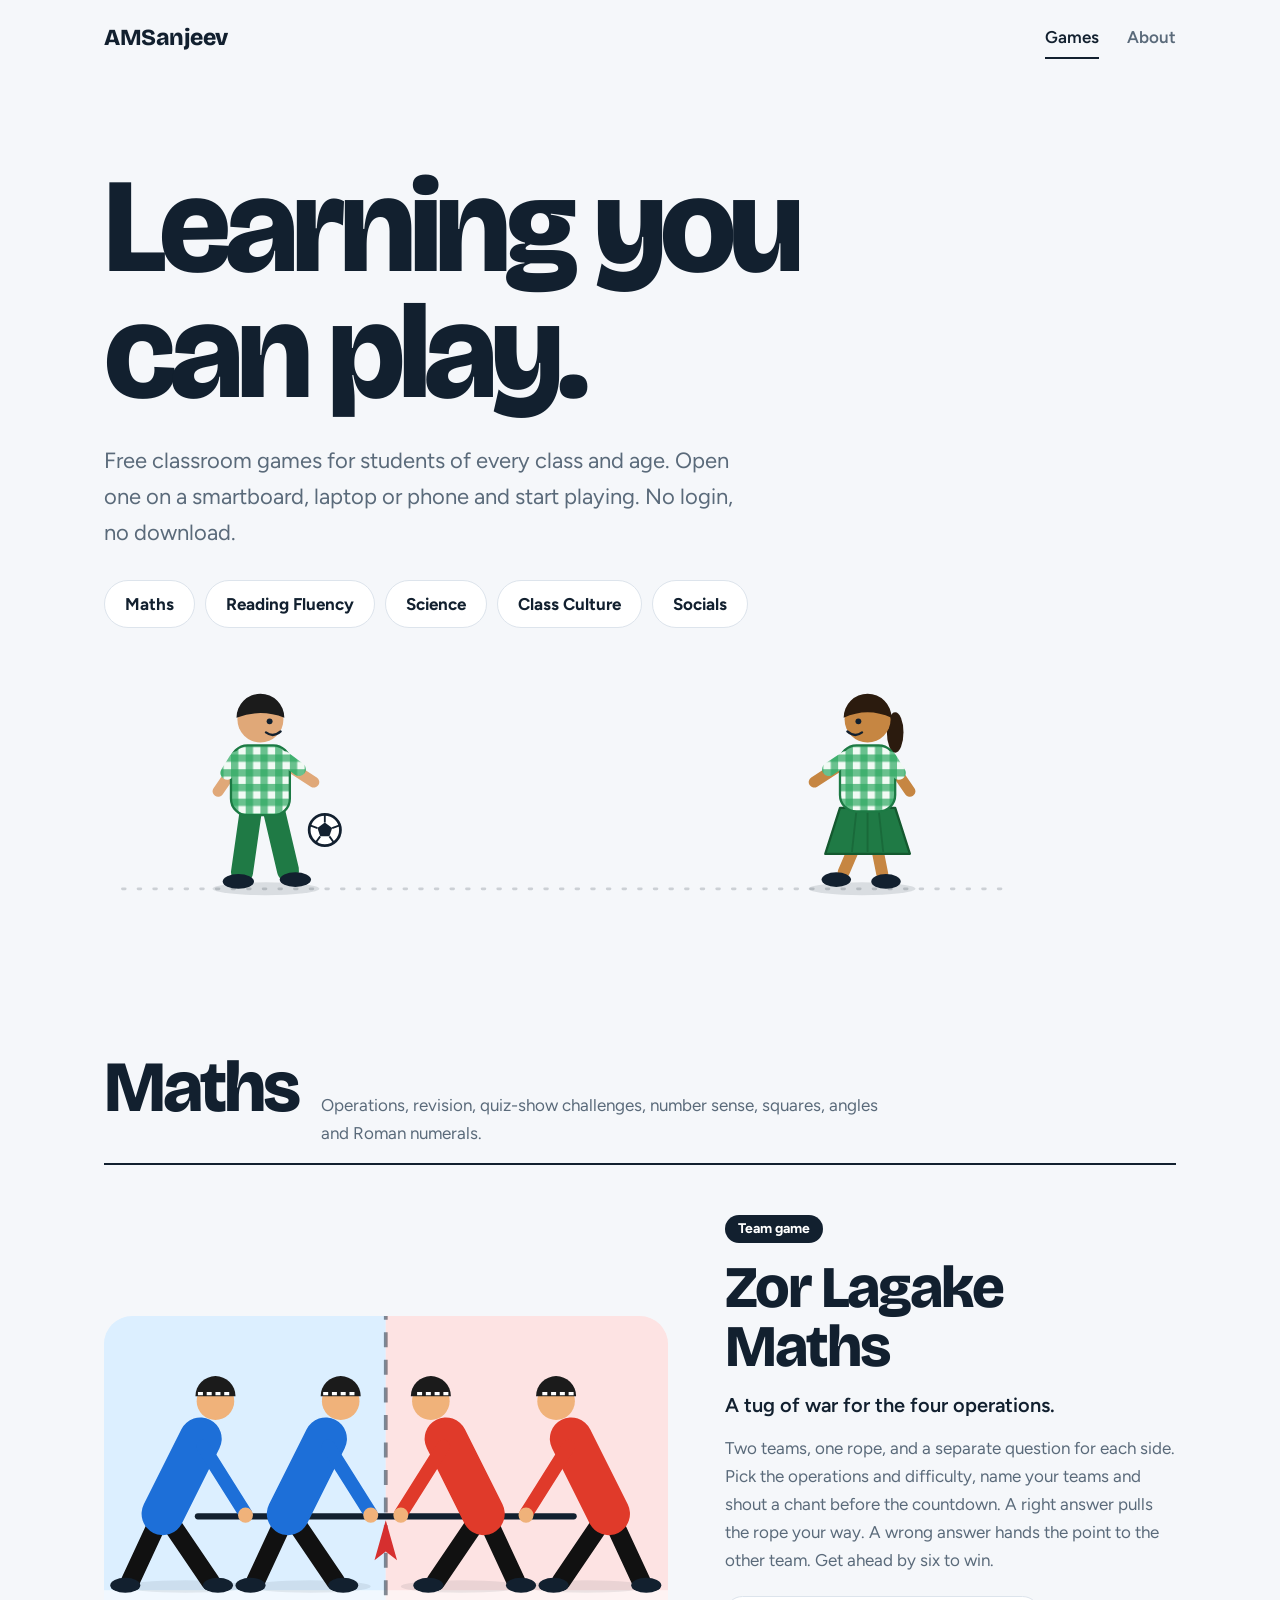
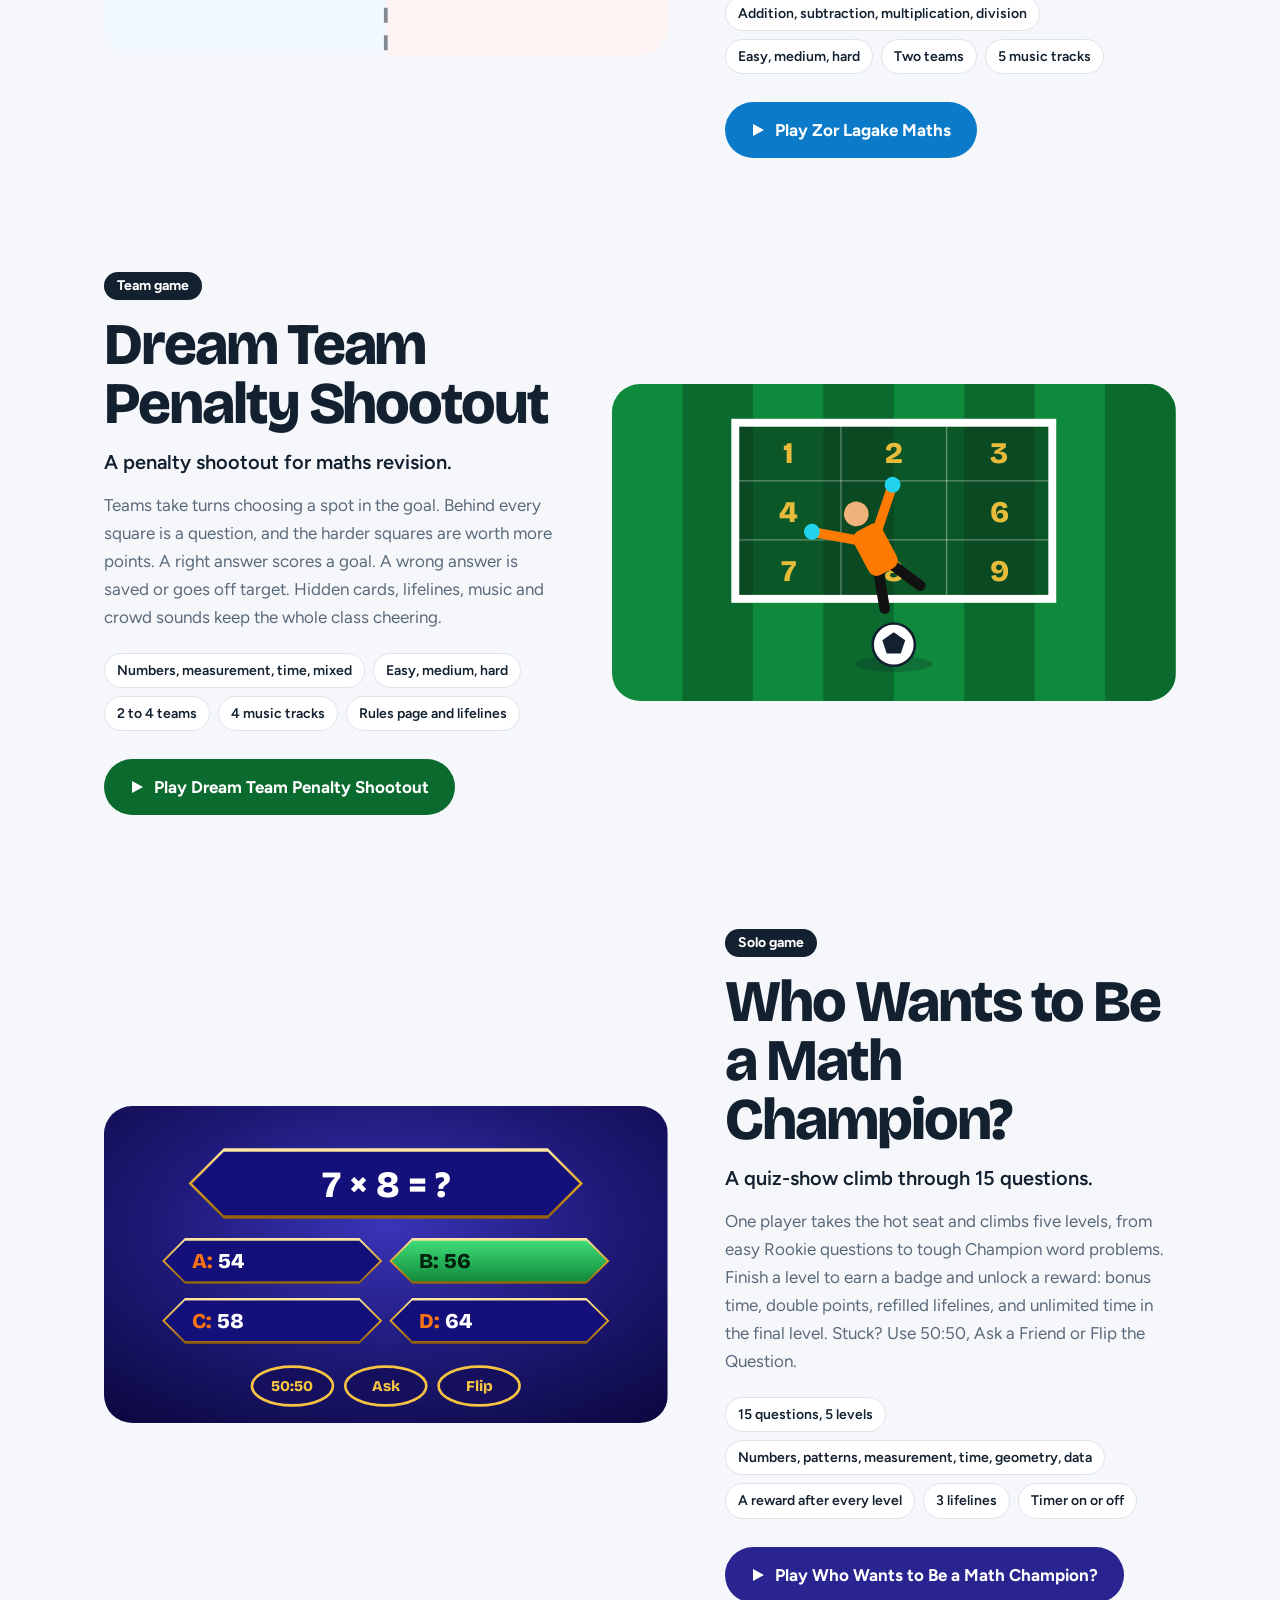
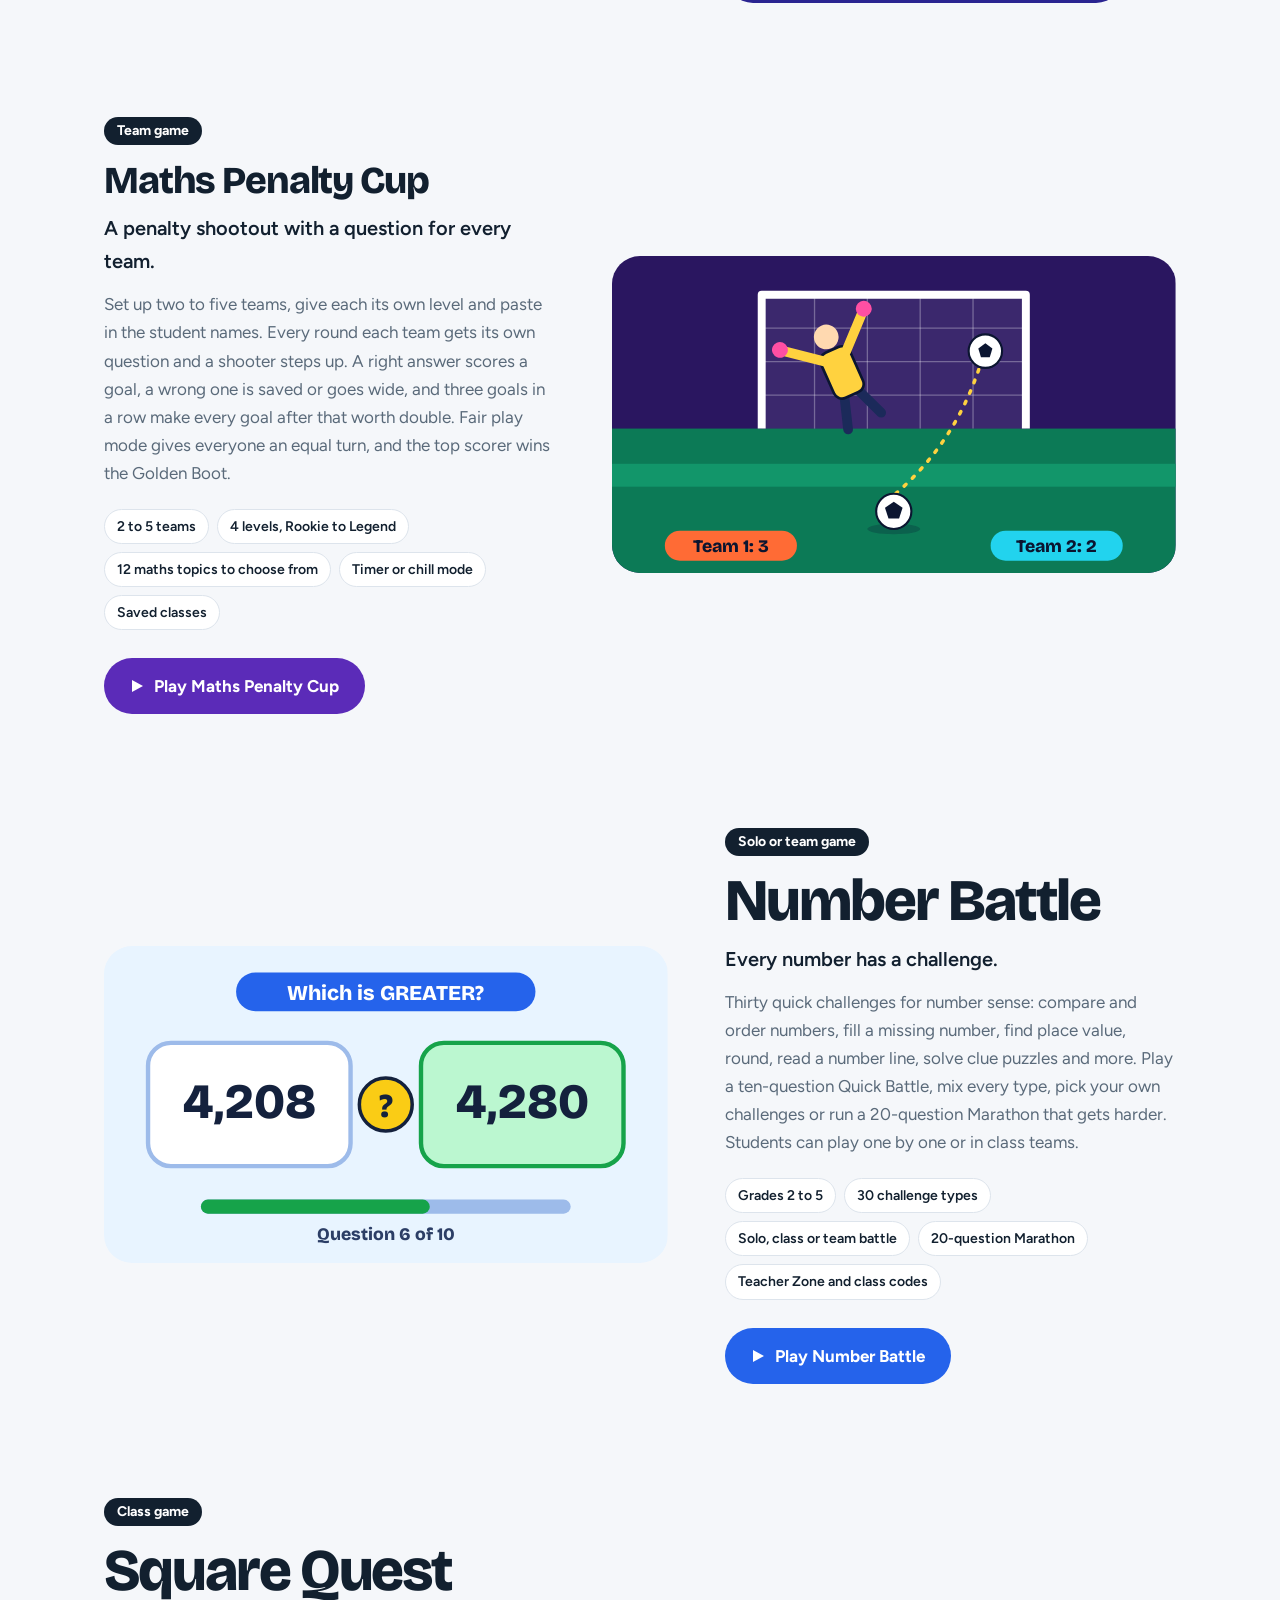
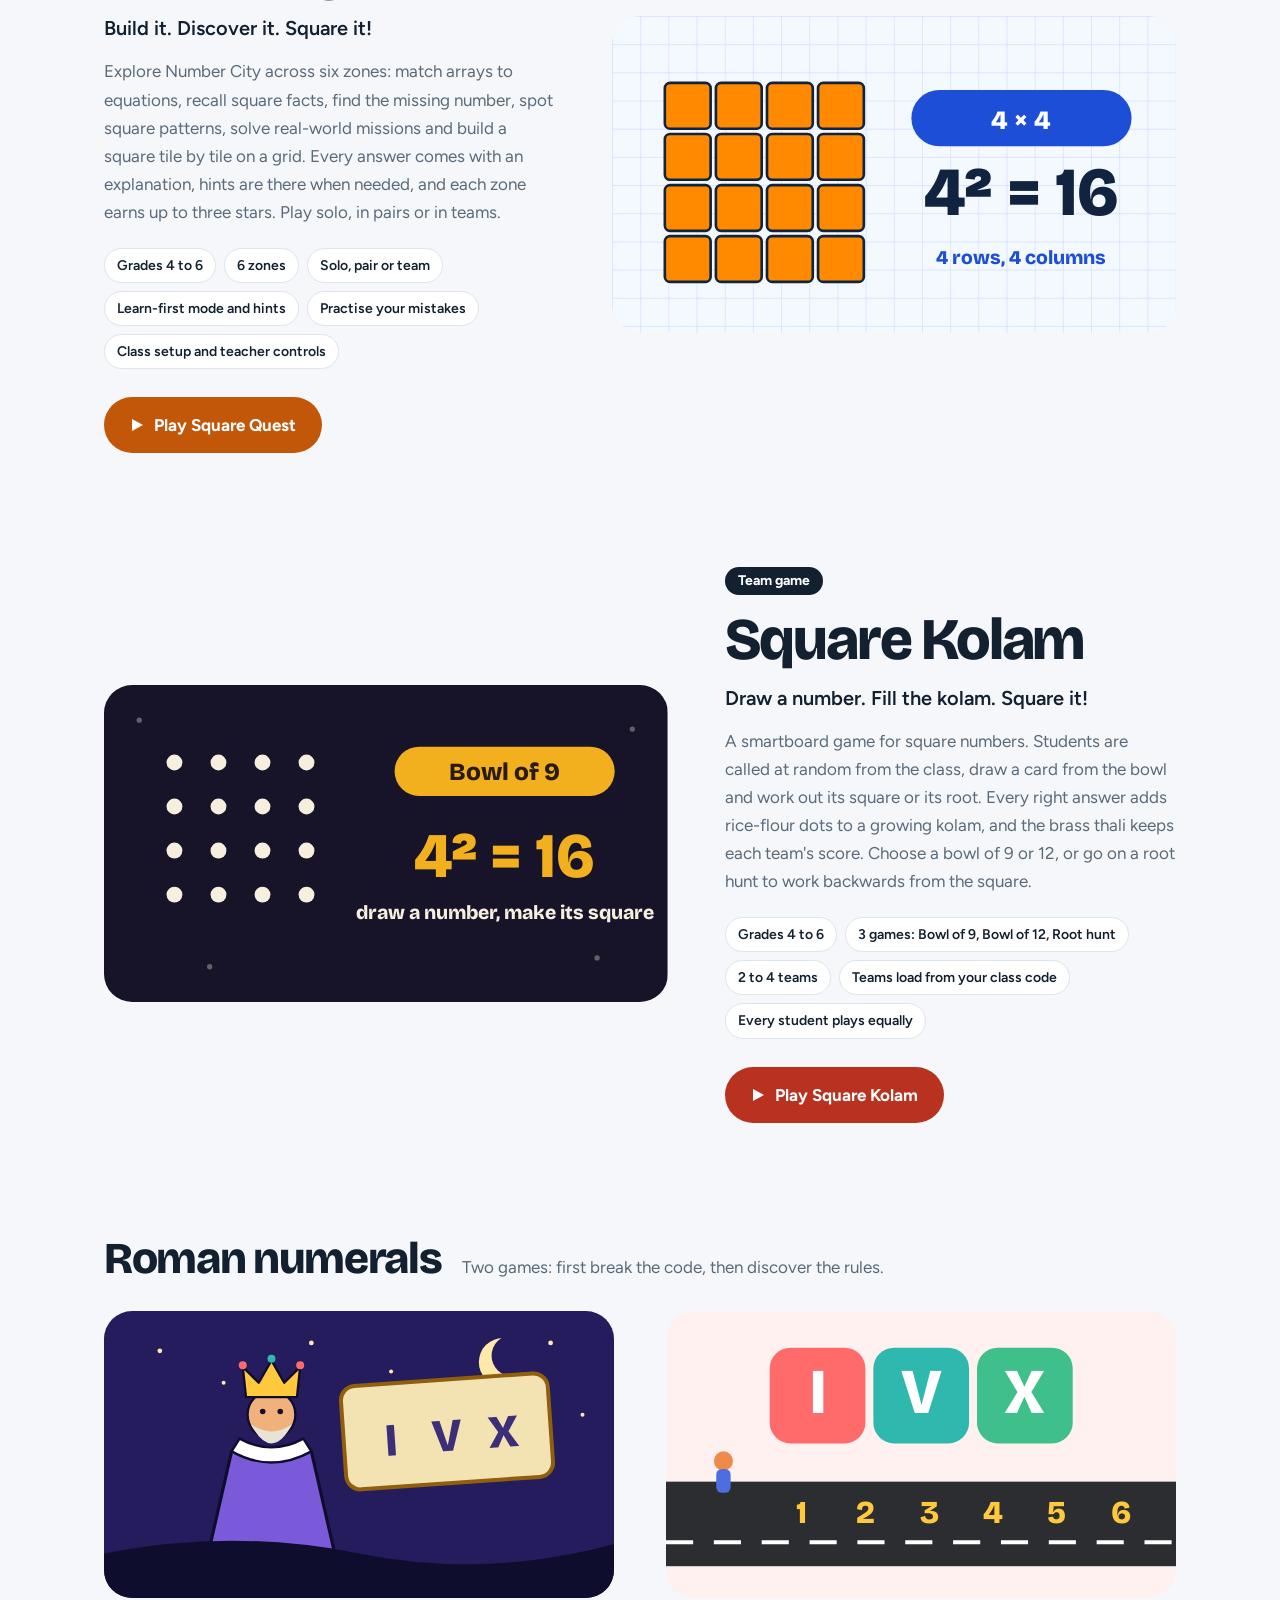
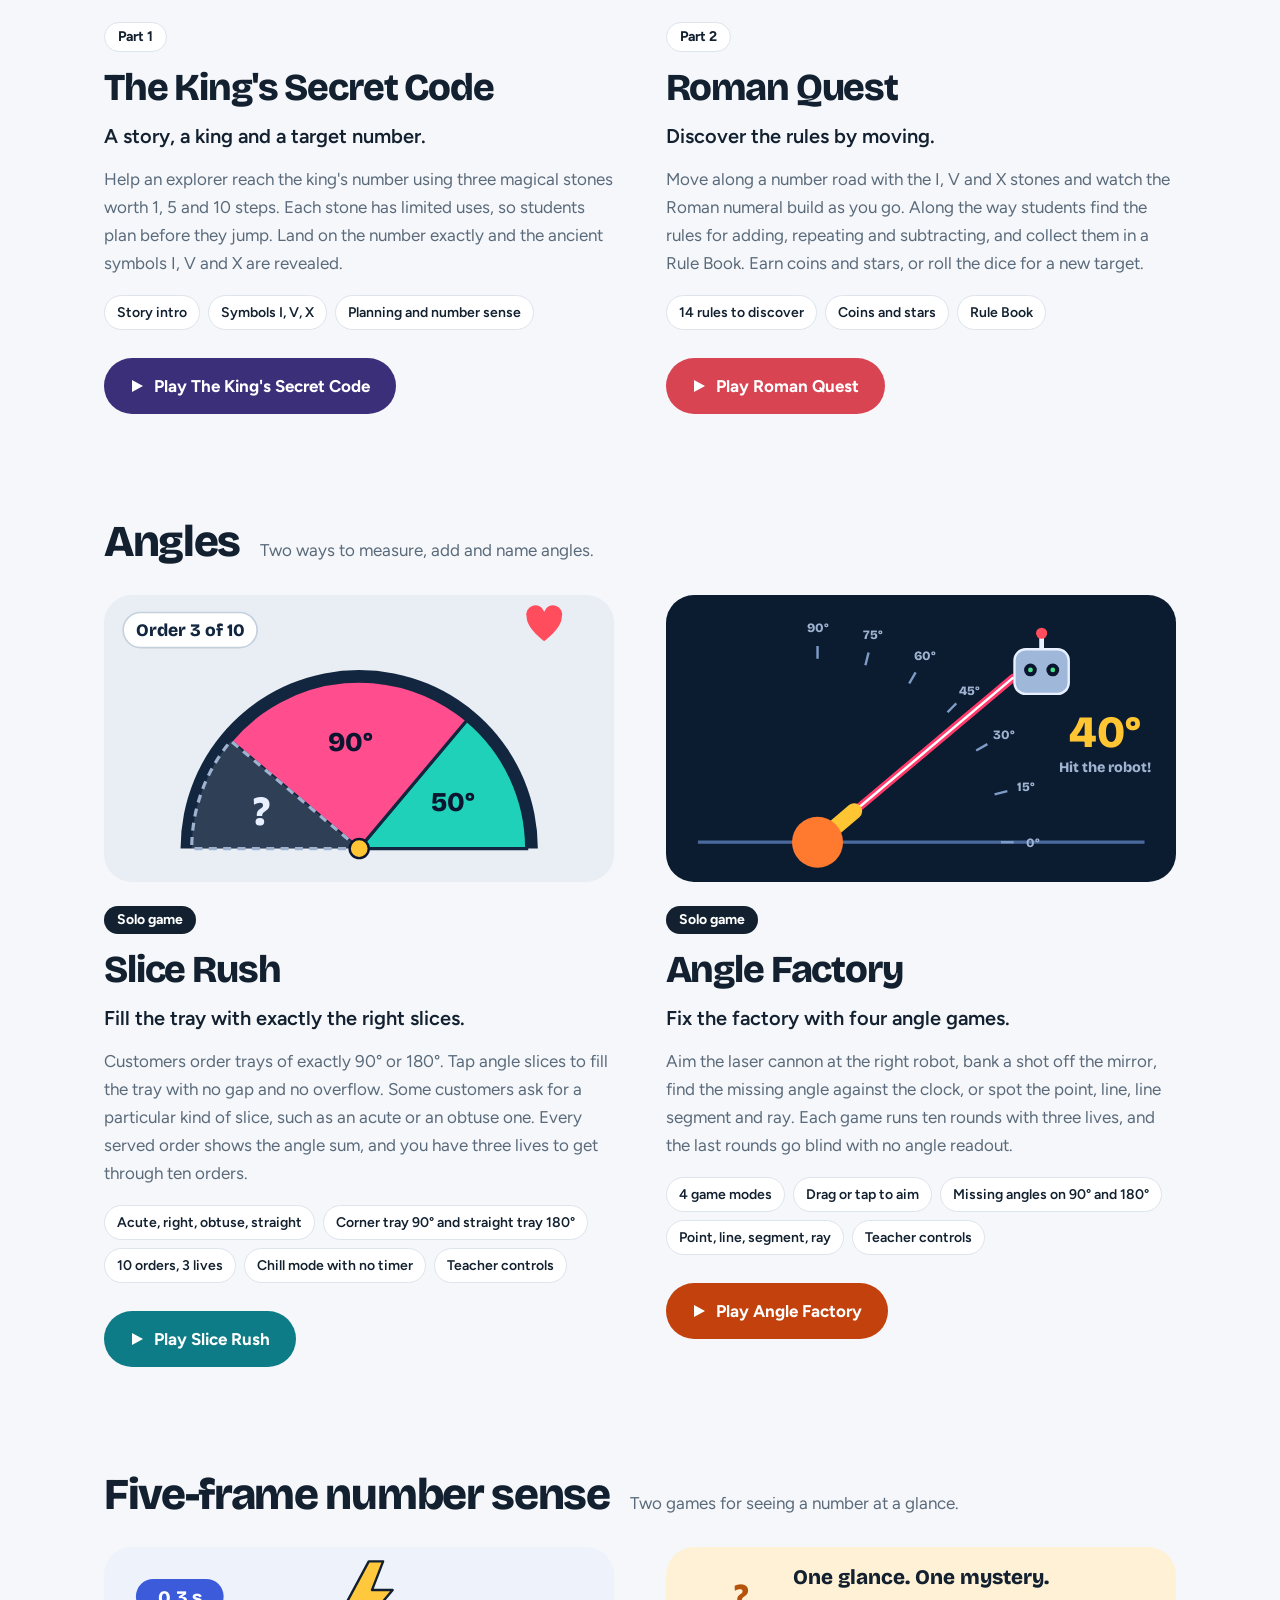
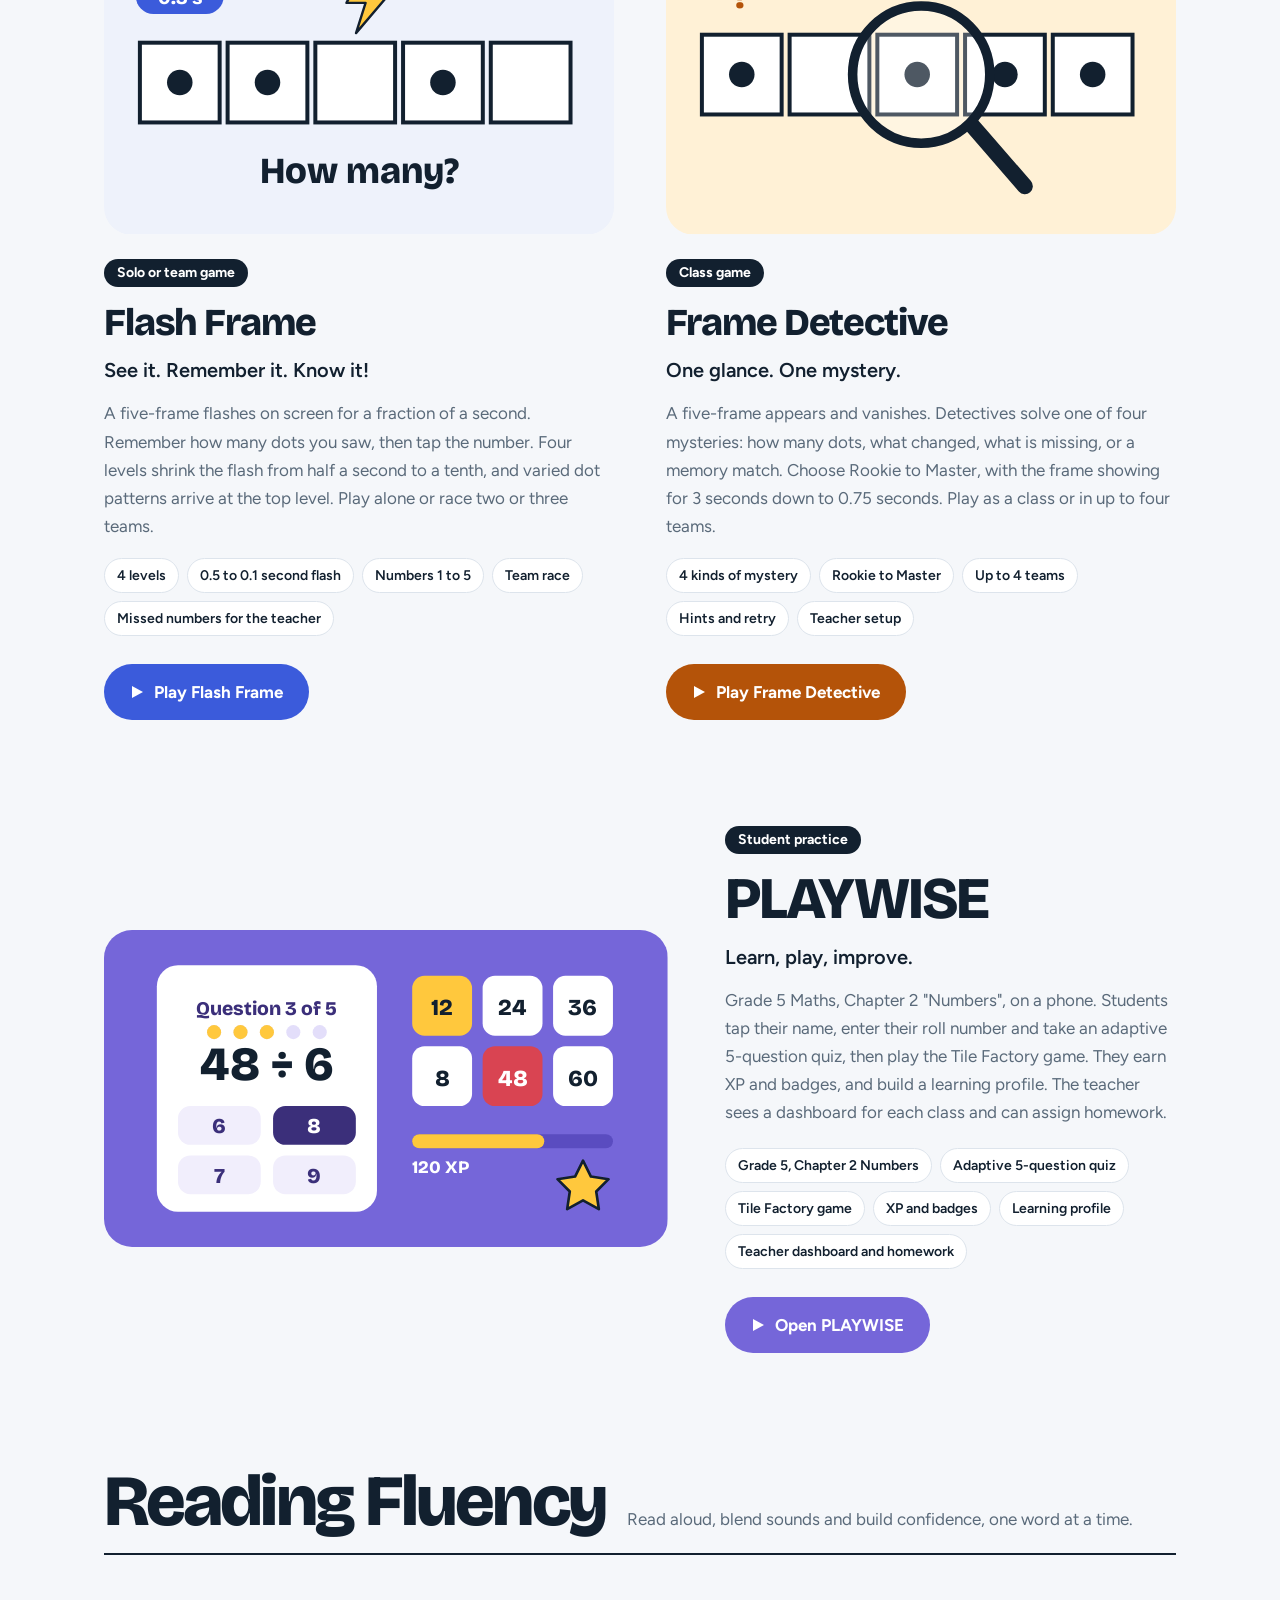
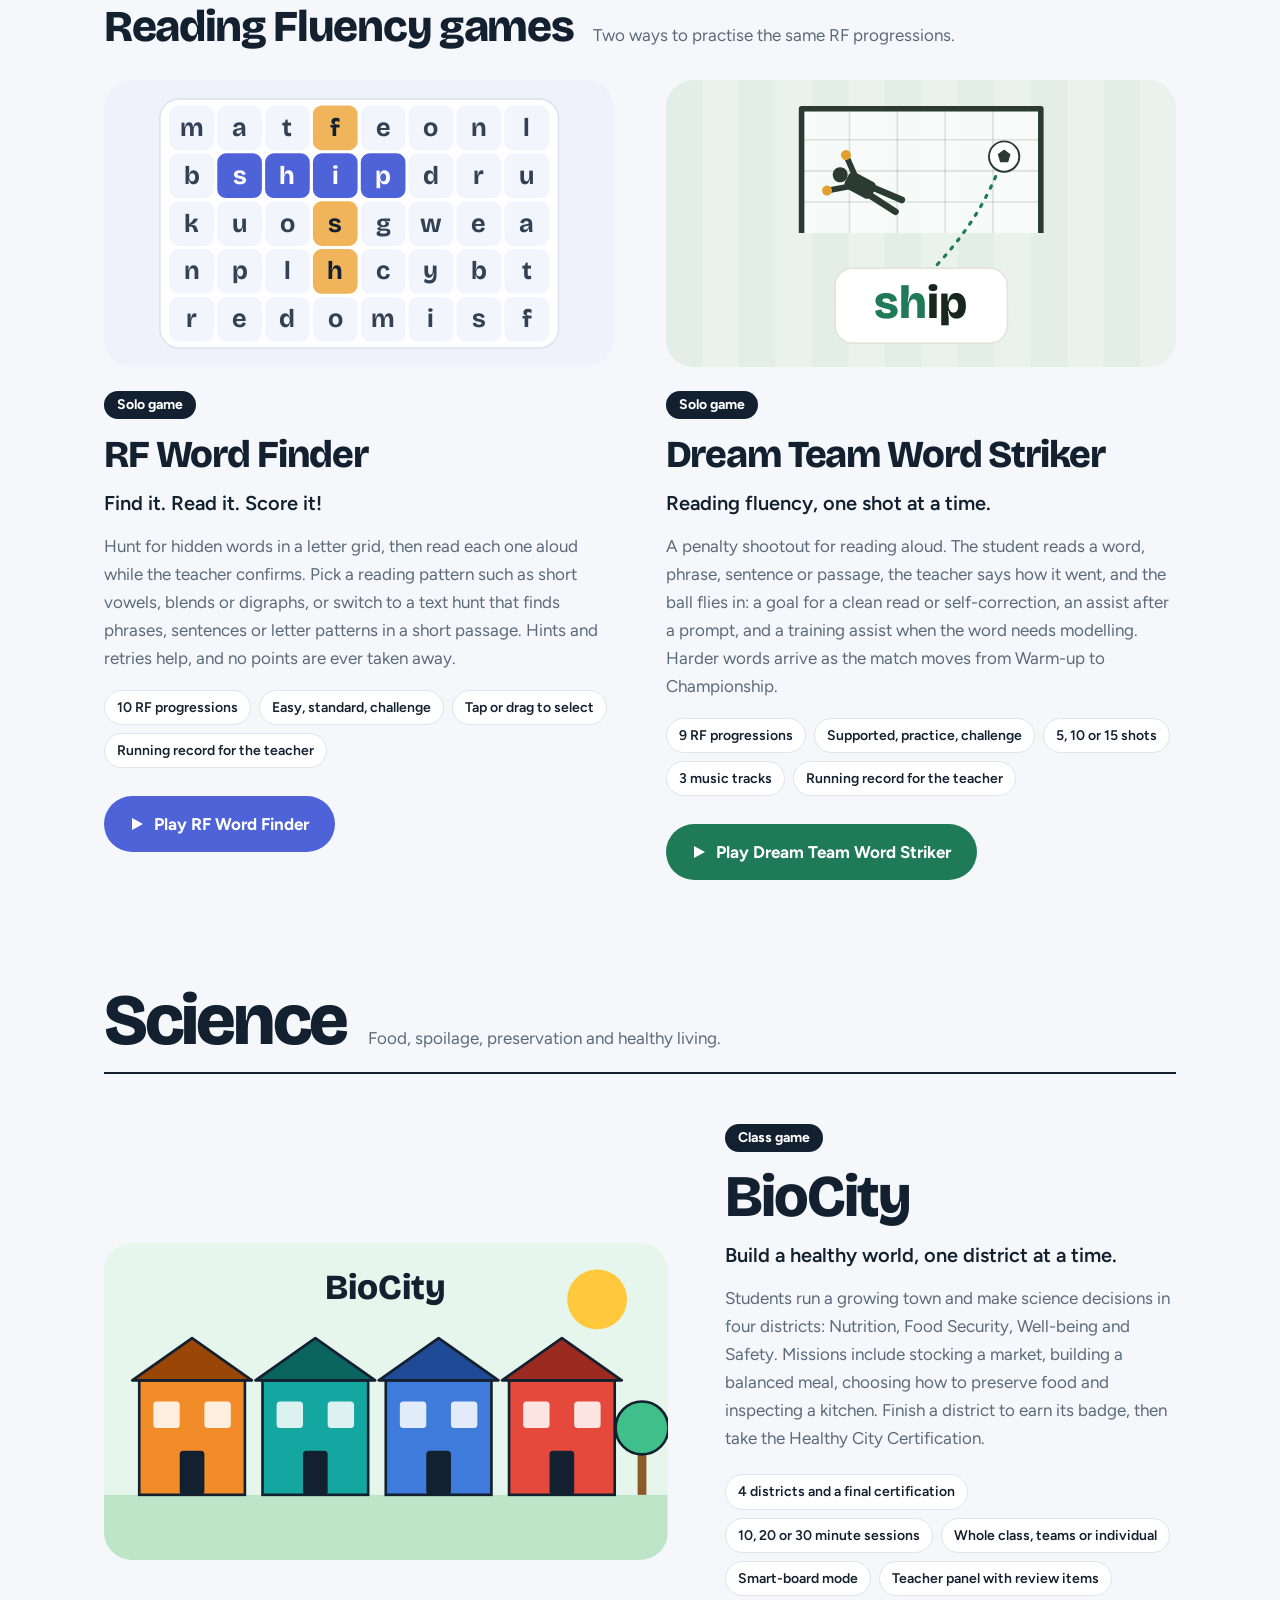
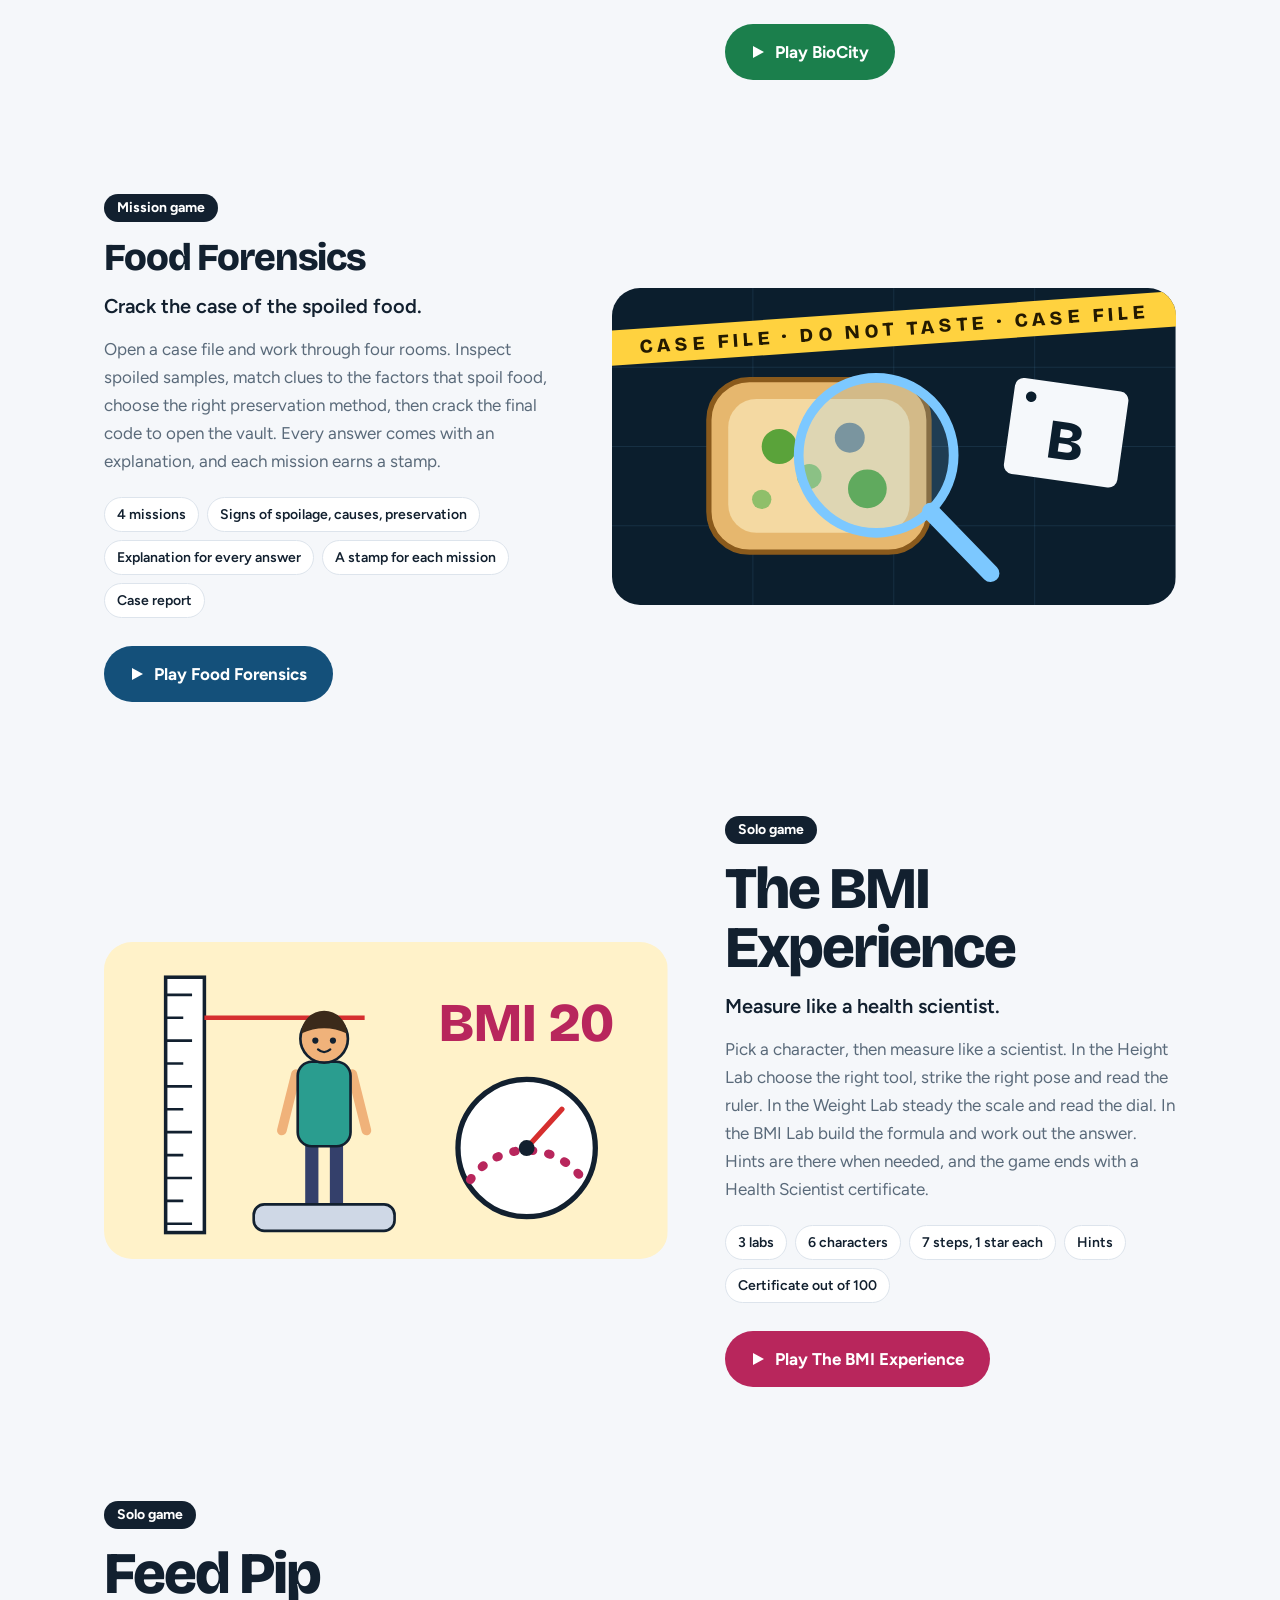
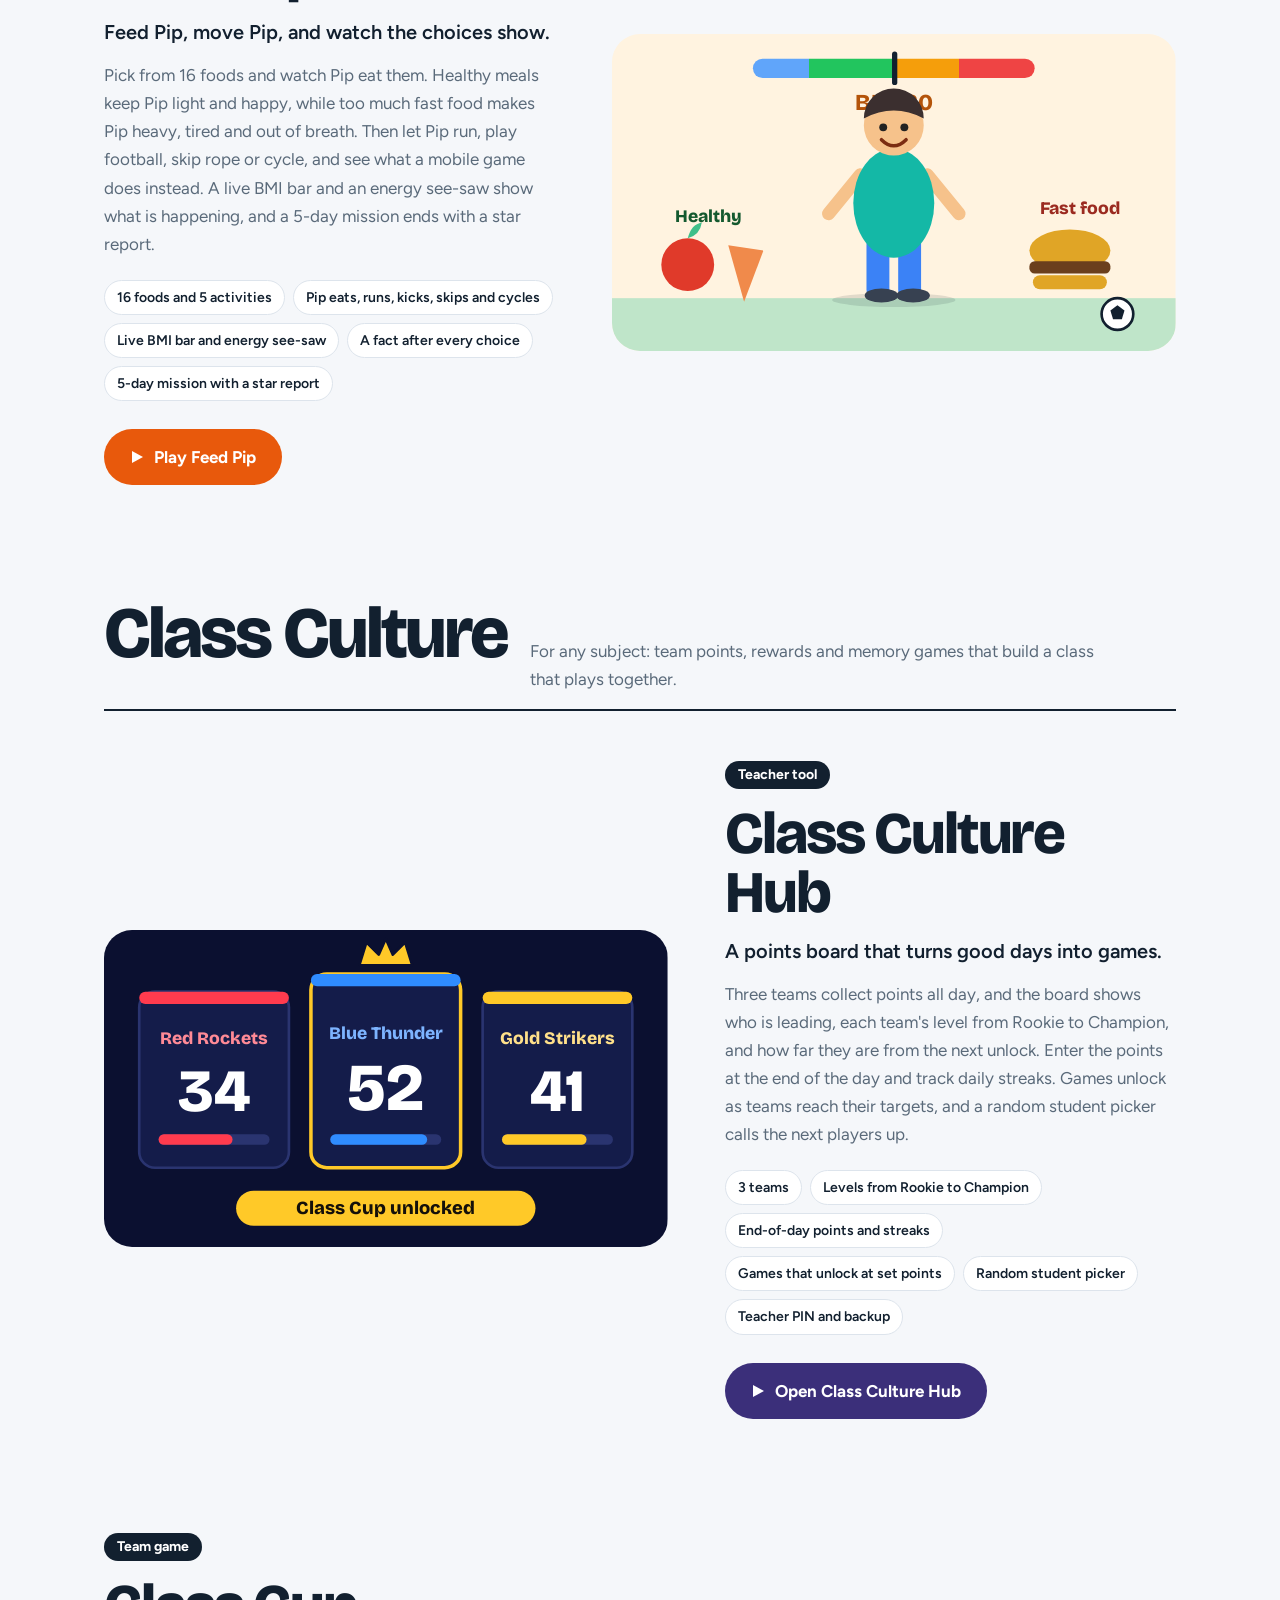
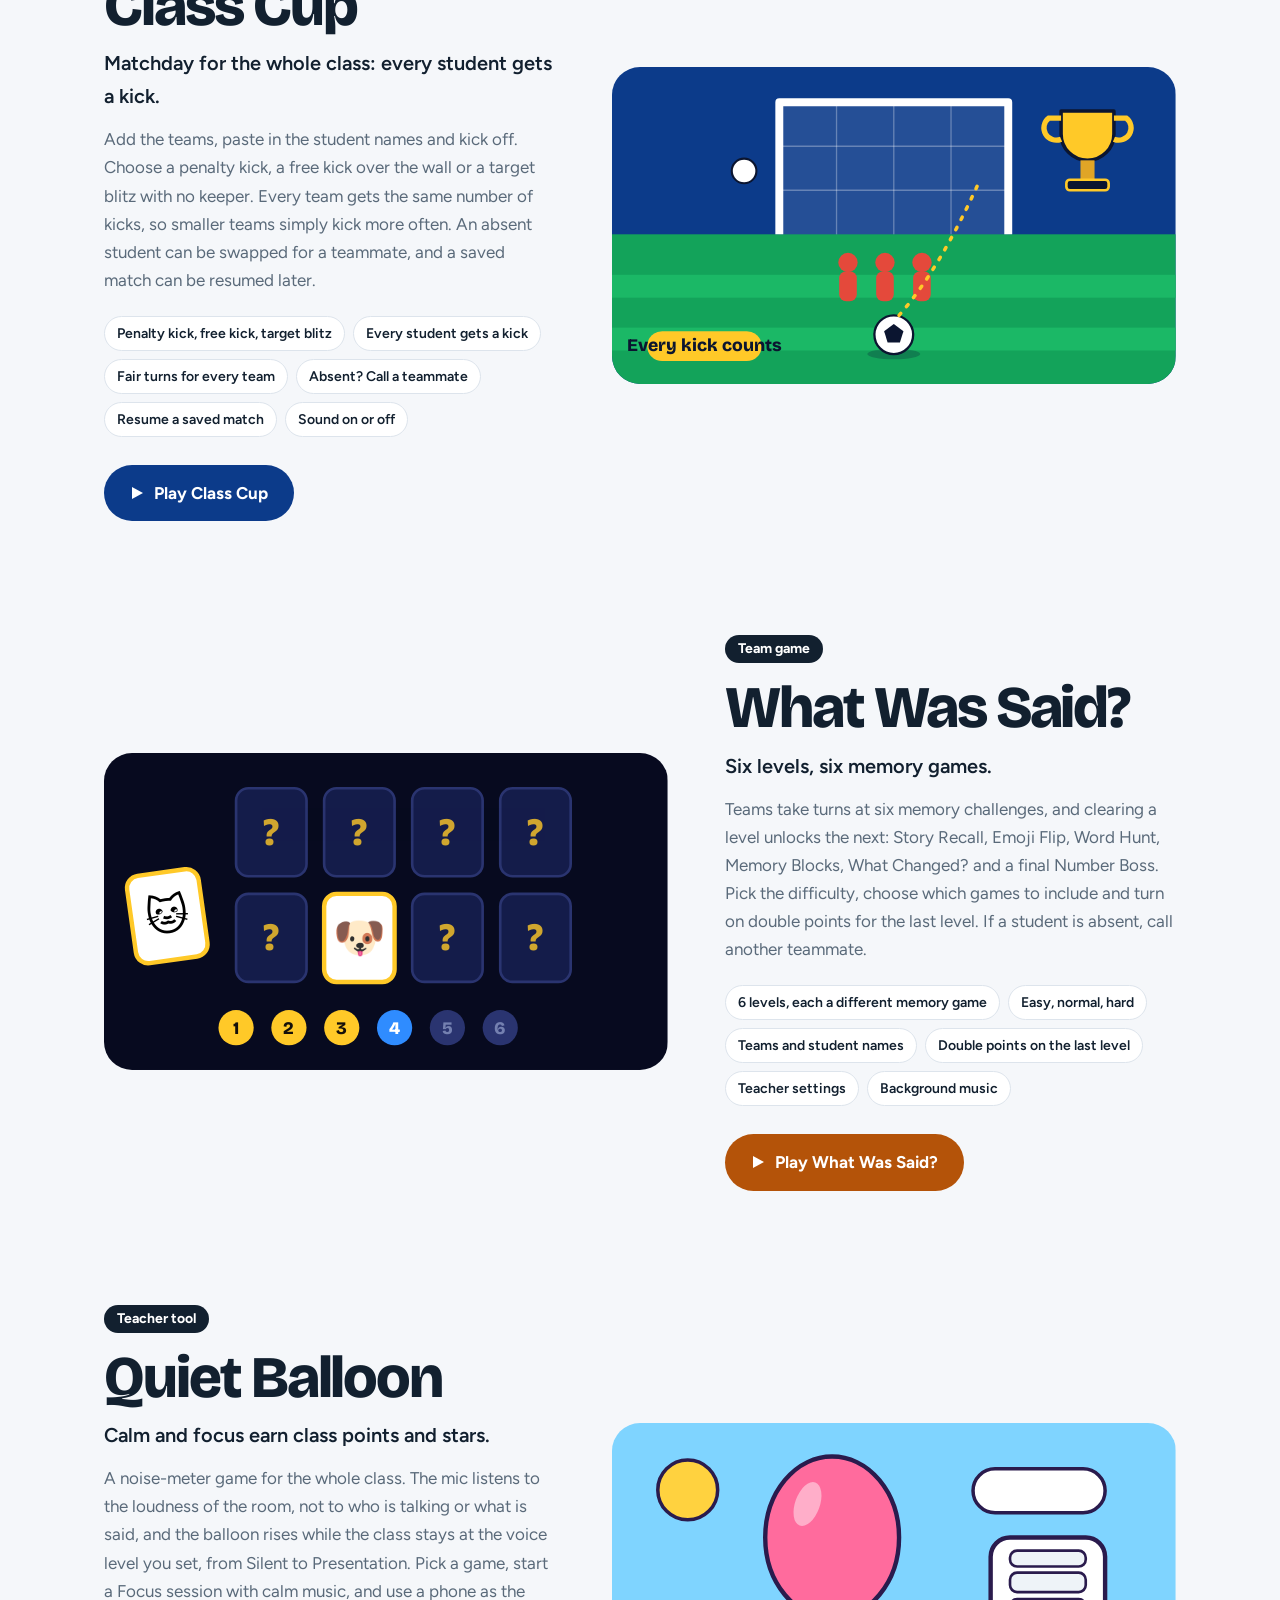
<file: index.html>
<!DOCTYPE html>
<html lang="en">
<head>
<meta charset="UTF-8">
<meta name="viewport" content="width=device-width, initial-scale=1.0">
<title>AMSanjeev Games | Learning you can play</title>
<meta name="description" content="Free classroom games for students of every class and age, sorted by subject: maths games including a tug of war for the four operations, a penalty cup, number challenges, square numbers (including a team kolam game), angles, five-frame number sense and Roman numerals; science games on food, spoilage, preservation, BMI and healthy habits; plus reading fluency (RF) word games, and class culture tools and games: a team points hub, a kicking game and memory challenges. Socials games on history and archaeology. No login, plays in any browser.">
<link rel="preconnect" href="https://fonts.googleapis.com">
<link rel="preconnect" href="https://fonts.gstatic.com" crossorigin>
<link href="https://fonts.googleapis.com/css2?family=Bricolage+Grotesque:opsz,wght@12..96,700;12..96,800&family=Figtree:wght@400;500;600;700&display=swap" rel="stylesheet">
<link rel="stylesheet" href="style.css">
</head>
<body>

<header class="site-header">
  <div class="wrap">
    <a class="brand" href="index.html">AMSanjeev</a>
    <nav class="nav" aria-label="Main">
      <a href="index.html" aria-current="page">Games</a>
      <a href="about.html">About</a>
    </nav>
  </div>
</header>

<main>
  <div class="wrap">

    <section class="hero">
      <h1>Learning you can play.</h1>
      <p>Free classroom games for students of every class and age. Open one on a smartboard, laptop or phone and start playing. No login, no download.</p>
      <nav class="subjects" aria-label="Jump to a subject"><a href="#maths">Maths</a><a href="#rf">Reading Fluency</a><a href="#science">Science</a><a href="#class-culture">Class Culture</a><a href="#socials">Socials</a></nav>

      <div class="buddies">
        <svg viewBox="0 0 1000 260" role="img" aria-label="A boy on the left and a girl on the right, both in green check shirts, passing a football to each other">
          <defs>
            <pattern id="buddy-check" width="16" height="16" patternUnits="userSpaceOnUse">
              <rect width="16" height="16" fill="#f1faf4"/>
              <rect width="8" height="16" fill="#2fa862" opacity=".7"/>
              <rect width="16" height="8" fill="#2fa862" opacity=".7"/>
            </pattern>
          </defs>
          <line x1="20" y1="240" x2="980" y2="240" stroke="#12202f" stroke-opacity=".18" stroke-width="3" stroke-dasharray="3 14" stroke-linecap="round"/>
    <g transform="translate(170 238)">
      <ellipse cx="6" cy="2" rx="58" ry="7" fill="#12202f" opacity=".12"/>
      <line x1="-10" y1="-86" x2="-20" y2="-16" stroke="#1f7a45" stroke-width="24" stroke-linecap="round"/>
      <line x1="14" y1="-86" x2="30" y2="-18" stroke="#1f7a45" stroke-width="24" stroke-linecap="round"/>
      <ellipse cx="-24" cy="-6" rx="17" ry="8" fill="#12202f"/><ellipse cx="38" cy="-8" rx="17" ry="8" fill="#12202f"/>
      <line x1="-24" y1="-136" x2="-46" y2="-104" stroke="#e0a878" stroke-width="12" stroke-linecap="round"/>
      <line x1="24" y1="-136" x2="58" y2="-114" stroke="#e0a878" stroke-width="12" stroke-linecap="round"/>
      <rect x="-32" y="-154" width="64" height="76" rx="18" fill="url(#buddy-check)" stroke="#1c7a44" stroke-width="2.5"/>
      <line x1="-26" y1="-140" x2="-36" y2="-124" stroke="url(#buddy-check)" stroke-width="15" stroke-linecap="round"/>
      <line x1="26" y1="-140" x2="42" y2="-128" stroke="url(#buddy-check)" stroke-width="15" stroke-linecap="round"/>
      <circle cy="-182" r="25" fill="#e0a878"/>
      <path d="M-26 -184a26 26 0 0 1 52 0q-26-10-52 0z" fill="#1b1b1b"/>
      <circle cx="10" cy="-180" r="3.2" fill="#12202f"/><path d="M6 -168q8 6 16 -1" fill="none" stroke="#12202f" stroke-width="2.5" stroke-linecap="round"/>
    </g>
    <g transform="translate(830 238) scale(-1 1)">
      <ellipse cx="6" cy="2" rx="58" ry="7" fill="#12202f" opacity=".12"/>
      <line x1="-10" y1="-44" x2="-16" y2="-14" stroke="#c68642" stroke-width="13" stroke-linecap="round"/>
      <line x1="14" y1="-44" x2="26" y2="-16" stroke="#c68642" stroke-width="13" stroke-linecap="round"/>
      <ellipse cx="-20" cy="-6" rx="16" ry="8" fill="#12202f"/><ellipse cx="34" cy="-8" rx="16" ry="8" fill="#12202f"/>
      <line x1="-24" y1="-136" x2="-46" y2="-104" stroke="#c68642" stroke-width="12" stroke-linecap="round"/>
      <line x1="24" y1="-136" x2="58" y2="-114" stroke="#c68642" stroke-width="12" stroke-linecap="round"/>
      <ellipse cx="-30" cy="-168" rx="9" ry="22" fill="#2b1b0e"/>
      <polygon points="-30,-86 30,-86 46,-36 -46,-36" fill="#1f7a45" stroke="#14592f" stroke-width="2.5" stroke-linejoin="round"/>
      <g stroke="#14592f" stroke-opacity=".5" stroke-width="2"><line x1="-12" y1="-84" x2="-17" y2="-38"/><line x1="0" y1="-84" x2="0" y2="-38"/><line x1="12" y1="-84" x2="17" y2="-38"/></g>
      <rect x="-30" y="-154" width="60" height="72" rx="18" fill="url(#buddy-check)" stroke="#1c7a44" stroke-width="2.5"/>
      <line x1="-24" y1="-140" x2="-34" y2="-124" stroke="url(#buddy-check)" stroke-width="15" stroke-linecap="round"/>
      <line x1="24" y1="-140" x2="42" y2="-128" stroke="url(#buddy-check)" stroke-width="15" stroke-linecap="round"/>
      <circle cy="-182" r="25" fill="#c68642"/>
      <path d="M-26 -184a26 26 0 0 1 52 0q-26-12-52 0z" fill="#2b1b0e"/>
      <circle cx="10" cy="-180" r="3.2" fill="#12202f"/><path d="M6 -168q8 6 16 -1" fill="none" stroke="#12202f" stroke-width="2.5" stroke-linecap="round"/>
    </g>
          <g transform="translate(240 176)"><g class="ball-x"><g class="ball-y"><g class="ball-spin">
            <circle r="17" fill="#fff" stroke="#12202f" stroke-width="3"/>
            <polygon points="0,-8 8,-2 5,7 -5,7 -8,-2" fill="#12202f"/>
            <path d="M0 -8V-17M8 -2L16 -5M5 7L10 14M-5 7L-10 14M-8 -2L-16 -5" stroke="#12202f" stroke-width="2" fill="none"/>
          </g></g></g></g>
        </svg>
      </div>
    </section>

    <!-- GAME LINKS: change the href values below if a game moves -->

    <!-- MATHS -->
    <section class="subject" id="maths" aria-labelledby="maths-h">
      <div class="subject-head"><h2 id="maths-h">Maths</h2><p>Operations, revision, quiz-show challenges, number sense, squares, angles and Roman numerals.</p></div>

    <!-- Featured: Zor Lagake Maths -->
    <section class="feature game" id="zor-lagake" style="--accent:#0b7bc9">
      <a class="art" href="https://amsanjeev-fellow2026.github.io/Zor-Lagake-Maths/" target="_blank" rel="noopener" tabindex="-1" aria-hidden="true">
        <svg viewBox="95 55 450 270" role="img" aria-label="Two teams, blue and red, pulling a rope with a flag at the centre line">
          <defs>
            <g id="tug-person">
              <ellipse cx="10" cy="56" rx="48" ry="5" fill="#12202f" opacity=".08"/>
              <line x1="-8" y1="-4" x2="-34" y2="52" stroke="#111" stroke-width="15" stroke-linecap="round"/>
              <line x1="-8" y1="-4" x2="30" y2="52" stroke="#111" stroke-width="15" stroke-linecap="round"/>
              <ellipse cx="-38" cy="55" rx="12" ry="6" fill="#12202f"/>
              <ellipse cx="36" cy="55" rx="12" ry="6" fill="#12202f"/>
              <line x1="22" y1="-62" x2="-8" y2="-2" stroke="currentColor" stroke-width="34" stroke-linecap="round"/>
              <line x1="24" y1="-56" x2="58" y2="-2" stroke="currentColor" stroke-width="11" stroke-linecap="round"/>
              <circle cx="58" cy="-1" r="6" fill="#f0b27a"/>
              <circle cx="34" cy="-92" r="15" fill="#f0b27a"/>
              <path d="M18 -96 a16 16 0 0 1 32 0 z" fill="#1b1b1b"/>
              <path d="M20 -98 h28" stroke="#fff" stroke-width="2.5" stroke-dasharray="4 3"/>
            </g>
          </defs>
          <rect width="320" height="360" fill="#dcefff"/>
          <rect x="320" width="320" height="360" fill="#fde3e3"/>
          <rect y="274" width="640" height="86" fill="#fff" opacity=".6"/>
          <line x1="320" y1="24" x2="320" y2="336" stroke="#12202f" stroke-width="3" stroke-dasharray="12 10" opacity=".5"/>
          <line x1="170" y1="215" x2="470" y2="215" stroke="#12202f" stroke-width="5" stroke-linecap="round"/>
          <g style="color:#1d6fd8">
            <use href="#tug-person" transform="translate(150 215)"/>
            <use href="#tug-person" transform="translate(250 215)"/>
          </g>
          <g style="color:#e03a2a">
            <use href="#tug-person" transform="translate(490 215) scale(-1 1)"/>
            <use href="#tug-person" transform="translate(390 215) scale(-1 1)"/>
          </g>
          <path d="M320 218 l-9 32 l9 -7 l9 7 z" fill="#d62f2f"/>
        </svg>
      </a>
      <div class="copy">
        <span class="tag">Team game</span>
        <h2>Zor Lagake Maths</h2>
        <p class="lede">A tug of war for the four operations.</p>
        <p class="body">Two teams, one rope, and a separate question for each side. Pick the operations and difficulty, name your teams and shout a chant before the countdown. A right answer pulls the rope your way. A wrong answer hands the point to the other team. Get ahead by six to win.</p>
        <ul class="facts">
          <li>Addition, subtraction, multiplication, division</li>
          <li>Easy, medium, hard</li>
          <li>Two teams</li>
          <li>5 music tracks</li>
        </ul>
        <a class="play" href="https://amsanjeev-fellow2026.github.io/Zor-Lagake-Maths/" target="_blank" rel="noopener">
          <svg viewBox="0 0 14 14" aria-hidden="true"><path d="M2 1l11 6-11 6z"/></svg>
          Play Zor Lagake Maths
        </a>
      </div>
    </section>

    <!-- Featured: Dream Team Penalty Shootout -->
    <section class="feature flip game" id="penalty-shootout" style="--accent:#0b6b2e">
      <a class="art" href="https://amsanjeev-fellow2026.github.io/Dream-Team-Penalty-Shootout/" target="_blank" rel="noopener" tabindex="-1" aria-hidden="true">
        <svg viewBox="0 0 640 360" role="img" aria-label="A football goal with a numbered grid, a goalkeeper diving and a ball on the penalty spot">
          <defs>
            <g id="pen-keeper">
              <line x1="-8" y1="20" x2="-22" y2="62" stroke="#111" stroke-width="12" stroke-linecap="round"/>
              <line x1="8" y1="20" x2="26" y2="58" stroke="#111" stroke-width="12" stroke-linecap="round"/>
              <rect x="-18" y="-30" width="36" height="56" rx="10" fill="#ff7a00"/>
              <line x1="-14" y1="-22" x2="-52" y2="-52" stroke="#ff7a00" stroke-width="11" stroke-linecap="round"/>
              <line x1="14" y1="-22" x2="50" y2="-56" stroke="#ff7a00" stroke-width="11" stroke-linecap="round"/>
              <circle cx="-54" cy="-54" r="9" fill="#22d3ee"/>
              <circle cx="52" cy="-58" r="9" fill="#22d3ee"/>
              <circle cx="0" cy="-48" r="14" fill="#f0b27a"/>
            </g>
          </defs>
          <rect width="640" height="360" fill="#0f8a3c"/>
          <g fill="#0b6b2e"><rect x="80" width="80" height="360"/><rect x="240" width="80" height="360"/><rect x="400" width="80" height="360"/><rect x="560" width="80" height="360"/></g>
          <rect x="140" y="44" width="360" height="200" fill="#0a2e18" opacity=".55"/>
          <g stroke="#fff" stroke-opacity=".35" stroke-width="1.5">
            <line x1="260" y1="44" x2="260" y2="244"/><line x1="380" y1="44" x2="380" y2="244"/>
            <line x1="140" y1="110" x2="500" y2="110"/><line x1="140" y1="177" x2="500" y2="177"/>
          </g>
          <g font-family="Bricolage Grotesque, Segoe UI, sans-serif" font-weight="800" font-size="34" fill="#ffc83d" text-anchor="middle" opacity=".9">
            <text x="200" y="90">1</text><text x="320" y="90">2</text><text x="440" y="90">3</text>
            <text x="200" y="157">4</text><text x="440" y="157">6</text>
            <text x="200" y="224">7</text><text x="320" y="224">8</text><text x="440" y="224">9</text>
          </g>
          <rect x="140" y="44" width="360" height="200" fill="none" stroke="#fff" stroke-width="9"/>
          <use href="#pen-keeper" transform="translate(300 190) rotate(-28)"/>
          <ellipse cx="320" cy="318" rx="44" ry="9" fill="#12202f" opacity=".25"/>
          <circle cx="320" cy="296" r="24" fill="#fff" stroke="#12202f" stroke-width="3"/>
          <polygon points="320,282 333,291 328,306 312,306 307,291" fill="#12202f"/>
        </svg>
      </a>
      <div class="copy">
        <span class="tag">Team game</span>
        <h2>Dream Team Penalty Shootout</h2>
        <p class="lede">A penalty shootout for maths revision.</p>
        <p class="body">Teams take turns choosing a spot in the goal. Behind every square is a question, and the harder squares are worth more points. A right answer scores a goal. A wrong answer is saved or goes off target. Hidden cards, lifelines, music and crowd sounds keep the whole class cheering.</p>
        <ul class="facts">
          <li>Numbers, measurement, time, mixed</li>
          <li>Easy, medium, hard</li>
          <li>2 to 4 teams</li>
          <li>4 music tracks</li>
          <li>Rules page and lifelines</li>
        </ul>
        <a class="play" href="https://amsanjeev-fellow2026.github.io/Dream-Team-Penalty-Shootout/" target="_blank" rel="noopener">
          <svg viewBox="0 0 14 14" aria-hidden="true"><path d="M2 1l11 6-11 6z"/></svg>
          Play Dream Team Penalty Shootout
        </a>
      </div>
    </section>

    <!-- Featured: Who Wants to Be a Math Champion -->
    <section class="feature game" id="math-champion" style="--accent:#2a2491">
      <a class="art" href="https://amsanjeev-fellow2026.github.io/Who-Wants-to-Be-a-Math-Champion-/" target="_blank" rel="noopener" tabindex="-1" aria-hidden="true">
<svg viewBox="0 0 640 360" role="img" aria-label="A quiz question in a gold hexagon with four answer choices and three lifelines">
<defs>
<radialGradient id="mc-bg" cx="50%" cy="38%" r="78%"><stop offset="0" stop-color="#3a34b8"/><stop offset=".55" stop-color="#1d1873"/><stop offset="1" stop-color="#0b0840"/></radialGradient>
<linearGradient id="mc-gold" x1="0" y1="0" x2="0" y2="1"><stop offset="0" stop-color="#ffe9a8"/><stop offset=".5" stop-color="#e0a526"/><stop offset="1" stop-color="#8f5f0c"/></linearGradient>
<linearGradient id="mc-ok" x1="0" y1="0" x2="0" y2="1"><stop offset="0" stop-color="#3fdc78"/><stop offset="1" stop-color="#128a3c"/></linearGradient>
</defs>
<rect width="640" height="360" fill="url(#mc-bg)"/>
<g font-family="Bricolage Grotesque, Segoe UI, sans-serif">
<polygon points="136.0,48 504.0,48 544,88.0 504.0,128 136.0,128 96,88.0" fill="url(#mc-gold)"/>
<polygon points="136.0,52 504.0,52 540,88.0 504.0,124 136.0,124 100,88.0" fill="#14107a"/>
<text x="320" y="103" text-anchor="middle" font-size="42" font-weight="800" fill="#fff">7 &#215; 8 = ?</text>
<polygon points="92.0,150 290.0,150 316,176.0 290.0,202 92.0,202 66,176.0" fill="url(#mc-gold)"/><polygon points="92.0,153 290.0,153 313,176.0 290.0,199 92.0,199 69,176.0" fill="#14107a"/><text x="100" y="184" font-size="24" font-weight="800" fill="#fff"><tspan fill="#f97316">A:</tspan> 54</text><polygon points="350.0,150 548.0,150 574,176.0 548.0,202 350.0,202 324,176.0" fill="url(#mc-gold)"/><polygon points="350.0,153 548.0,153 571,176.0 548.0,199 350.0,199 327,176.0" fill="url(#mc-ok)"/><text x="358" y="184" font-size="24" font-weight="800" fill="#04200e"><tspan fill="#04200e">B:</tspan> 56</text>
<polygon points="92.0,218 290.0,218 316,244.0 290.0,270 92.0,270 66,244.0" fill="url(#mc-gold)"/><polygon points="92.0,221 290.0,221 313,244.0 290.0,267 92.0,267 69,244.0" fill="#14107a"/><text x="100" y="252" font-size="24" font-weight="800" fill="#fff"><tspan fill="#f97316">C:</tspan> 58</text><polygon points="350.0,218 548.0,218 574,244.0 548.0,270 350.0,270 324,244.0" fill="url(#mc-gold)"/><polygon points="350.0,221 548.0,221 571,244.0 548.0,267 350.0,267 327,244.0" fill="#14107a"/><text x="358" y="252" font-size="24" font-weight="800" fill="#fff"><tspan fill="#f97316">D:</tspan> 64</text>
<g fill="#150f5e" stroke="#f6c343" stroke-width="3">
<ellipse cx="214" cy="318" rx="46" ry="22"/><ellipse cx="320" cy="318" rx="46" ry="22"/><ellipse cx="426" cy="318" rx="46" ry="22"/>
</g>
<g fill="#f6c343" font-size="17" font-weight="800" text-anchor="middle">
<text x="214" y="324">50:50</text><text x="320" y="324">Ask</text><text x="426" y="324">Flip</text>
</g>
</g>
</svg>
      </a>
      <div class="copy">
        <span class="tag">Solo game</span>
        <h2>Who Wants to Be a Math Champion?</h2>
        <p class="lede">A quiz-show climb through 15 questions.</p>
        <p class="body">One player takes the hot seat and climbs five levels, from easy Rookie questions to tough Champion word problems. Finish a level to earn a badge and unlock a reward: bonus time, double points, refilled lifelines, and unlimited time in the final level. Stuck? Use 50:50, Ask a Friend or Flip the Question.</p>
        <ul class="facts"><li>15 questions, 5 levels</li><li>Numbers, patterns, measurement, time, geometry, data</li><li>A reward after every level</li><li>3 lifelines</li><li>Timer on or off</li></ul>
        <a class="play" href="https://amsanjeev-fellow2026.github.io/Who-Wants-to-Be-a-Math-Champion-/" target="_blank" rel="noopener">
          <svg viewBox="0 0 14 14" aria-hidden="true"><path d="M2 1l11 6-11 6z"/></svg>
          Play Who Wants to Be a Math Champion?
        </a>
      </div>
    </section>

    <!-- Featured: Maths Penalty Cup -->
<section class="feature flip game" id="maths-penalty-cup" style="--accent:#5b2bb8">
  <a class="art" href="https://amsanjeev-fellow2026.github.io/maths-penalty-cup/" target="_blank" rel="noopener" tabindex="-1" aria-hidden="true">
<svg viewBox="0 0 640 360" role="img" aria-label="A goal with a yellow goalkeeper diving, a football on the spot and three team score cards">
<rect width="640" height="360" fill="#2a1660"/>
<rect y="196" width="640" height="164" fill="#0c7a56"/><rect y="236" width="640" height="26" fill="#12966a"/>
<rect x="170" y="44" width="300" height="152" fill="#fff" opacity=".08"/>
<g stroke="#fff" stroke-opacity=".3" stroke-width="1.5"><line x1="230" y1="44" x2="230" y2="196"/><line x1="290" y1="44" x2="290" y2="196"/><line x1="350" y1="44" x2="350" y2="196"/><line x1="410" y1="44" x2="410" y2="196"/><line x1="170" y1="82" x2="470" y2="82"/><line x1="170" y1="120" x2="470" y2="120"/><line x1="170" y1="158" x2="470" y2="158"/></g>
<path d="M170 196V44H470V196" fill="none" stroke="#fff" stroke-width="9" stroke-linejoin="round"/>
<g transform="translate(262 134) rotate(-24)">
<line x1="-8" y1="22" x2="-20" y2="60" stroke="#1b2a5a" stroke-width="11" stroke-linecap="round"/><line x1="8" y1="22" x2="22" y2="58" stroke="#1b2a5a" stroke-width="11" stroke-linecap="round"/>
<rect x="-18" y="-30" width="36" height="56" rx="10" fill="#ffd23f" stroke="#0b1530" stroke-width="3"/>
<line x1="-14" y1="-22" x2="-52" y2="-52" stroke="#ffd23f" stroke-width="11" stroke-linecap="round"/><line x1="14" y1="-22" x2="50" y2="-56" stroke="#ffd23f" stroke-width="11" stroke-linecap="round"/>
<circle cx="-54" cy="-54" r="9" fill="#ff4fa3"/><circle cx="52" cy="-58" r="9" fill="#ff4fa3"/><circle cy="-46" r="14" fill="#ffd9b0"/></g>
<path d="M322 270 Q392 210 420 118" fill="none" stroke="#ffd23f" stroke-width="4" stroke-dasharray="3 10" stroke-linecap="round"/>
<g transform="translate(424 108)"><circle r="19" fill="#fff" stroke="#0b1530" stroke-width="2.4"/><polygon points="0,-9 8,-3 5,7 -5,7 -8,-3" fill="#0b1530"/></g>
<ellipse cx="320" cy="310" rx="30" ry="6" fill="#0b1530" opacity=".25"/>
<circle cx="320" cy="290" r="20" fill="#fff" stroke="#0b1530" stroke-width="2.4"/><polygon points="320,279 330,286 326,298 314,298 310,286" fill="#0b1530"/>
<g font-family="Bricolage Grotesque, Segoe UI, sans-serif" font-weight="800" font-size="20" text-anchor="middle" fill="#0b1530">
<rect x="60" y="312" width="150" height="34" rx="17" fill="#ff6b35"/><text x="135" y="336">Team 1: 3</text>
<rect x="430" y="312" width="150" height="34" rx="17" fill="#22d3ee"/><text x="505" y="336">Team 2: 2</text></g>
</svg>
  </a>
  <div class="copy">
    <span class="tag">Team game</span>
    <h3>Maths Penalty Cup</h3>
    <p class="lede">A penalty shootout with a question for every team.</p>
    <p class="body">Set up two to five teams, give each its own level and paste in the student names. Every round each team gets its own question and a shooter steps up. A right answer scores a goal, a wrong one is saved or goes wide, and three goals in a row make every goal after that worth double. Fair play mode gives everyone an equal turn, and the top scorer wins the Golden Boot.</p>
    <ul class="facts"><li>2 to 5 teams</li><li>4 levels, Rookie to Legend</li><li>12 maths topics to choose from</li><li>Timer or chill mode</li><li>Saved classes</li></ul>
    <a class="play" href="https://amsanjeev-fellow2026.github.io/maths-penalty-cup/" target="_blank" rel="noopener">
      <svg viewBox="0 0 14 14" aria-hidden="true"><path d="M2 1l11 6-11 6z"/></svg>
      Play Maths Penalty Cup
    </a>
  </div>
</section>



    <!-- Featured: Number Battle -->
    <section class="feature game" id="number-battle" style="--accent:#2563eb">
      <a class="art" href="https://amsanjeev-fellow2026.github.io/Number-Battle/" target="_blank" rel="noopener" tabindex="-1" aria-hidden="true">
<svg viewBox="0 0 640 360" role="img" aria-label="Two number cards, 4,208 and 4,280, with a question mark between them asking which is greater, above a progress bar">
<rect width="640" height="360" fill="#e8f4ff"/>
<g font-family="Bricolage Grotesque, Segoe UI, sans-serif" font-weight="800" text-anchor="middle">
<rect x="150" y="30" width="340" height="44" rx="22" fill="#2563eb"/><text x="320" y="61" font-size="24" fill="#fff">Which is GREATER?</text>
<rect x="50" y="110" width="230" height="140" rx="26" fill="#fff" stroke="#9dbbea" stroke-width="5"/><text x="165" y="195" font-size="56" fill="#14213d">4,208</text>
<rect x="360" y="110" width="230" height="140" rx="26" fill="#bbf7d0" stroke="#16a34a" stroke-width="5"/><text x="475" y="195" font-size="56" fill="#14213d">4,280</text>
<circle cx="320" cy="180" r="30" fill="#facc15" stroke="#14213d" stroke-width="4"/><text x="320" y="194" font-size="38" fill="#14213d">?</text>
<rect x="110" y="288" width="420" height="16" rx="8" fill="#9dbbea"/><rect x="110" y="288" width="260" height="16" rx="8" fill="#16a34a"/>
<text x="320" y="334" font-size="20" fill="#2c3e66">Question 6 of 10</text>
</g></svg>
      </a>
      <div class="copy">
        <span class="tag">Solo or team game</span>
        <h2>Number Battle</h2>
        <p class="lede">Every number has a challenge.</p>
        <p class="body">Thirty quick challenges for number sense: compare and order numbers, fill a missing number, find place value, round, read a number line, solve clue puzzles and more. Play a ten-question Quick Battle, mix every type, pick your own challenges or run a 20-question Marathon that gets harder. Students can play one by one or in class teams.</p>
        <ul class="facts">
          <li>Grades 2 to 5</li>
          <li>30 challenge types</li>
          <li>Solo, class or team battle</li>
          <li>20-question Marathon</li>
          <li>Teacher Zone and class codes</li>
        </ul>
        <a class="play" href="https://amsanjeev-fellow2026.github.io/Number-Battle/" target="_blank" rel="noopener">
          <svg viewBox="0 0 14 14" aria-hidden="true"><path d="M2 1l11 6-11 6z"/></svg>
          Play Number Battle
        </a>
      </div>
    </section>

    <!-- Featured: Square Quest -->
    <section class="feature flip game" id="square-quest" style="--accent:#c2570a">
      <a class="art" href="https://amsanjeev-fellow2026.github.io/Square-Quest/" target="_blank" rel="noopener" tabindex="-1" aria-hidden="true">
<svg viewBox="0 0 640 360" role="img" aria-label="A four by four square of orange tiles on grid paper beside the equation 4 squared equals 16">
<defs><pattern id="sq-grid" width="32" height="32" patternUnits="userSpaceOnUse"><rect width="32" height="32" fill="#f4f8ff"/><path d="M32 0H0V32" fill="none" stroke="#cfe0ff" stroke-width="1.5"/></pattern></defs>
<rect width="640" height="360" fill="url(#sq-grid)"/>
<g fill="#ff8a00" stroke="#10233f" stroke-width="3">
<rect x="60" y="76" width="52" height="52" rx="6"/><rect x="118" y="76" width="52" height="52" rx="6"/><rect x="176" y="76" width="52" height="52" rx="6"/><rect x="234" y="76" width="52" height="52" rx="6"/>
<rect x="60" y="134" width="52" height="52" rx="6"/><rect x="118" y="134" width="52" height="52" rx="6"/><rect x="176" y="134" width="52" height="52" rx="6"/><rect x="234" y="134" width="52" height="52" rx="6"/>
<rect x="60" y="192" width="52" height="52" rx="6"/><rect x="118" y="192" width="52" height="52" rx="6"/><rect x="176" y="192" width="52" height="52" rx="6"/><rect x="234" y="192" width="52" height="52" rx="6"/>
<rect x="60" y="250" width="52" height="52" rx="6"/><rect x="118" y="250" width="52" height="52" rx="6"/><rect x="176" y="250" width="52" height="52" rx="6"/><rect x="234" y="250" width="52" height="52" rx="6"/>
</g>
<g font-family="Bricolage Grotesque, Segoe UI, sans-serif" font-weight="800" text-anchor="middle" fill="#10233f">
<rect x="340" y="84" width="250" height="64" rx="32" fill="#1d4ed8"/><text x="465" y="128" font-size="30" fill="#fff">4 × 4</text>
<text x="465" y="226" font-size="78">4² = 16</text>
<text x="465" y="282" font-size="22" fill="#1d4ed8">4 rows, 4 columns</text>
</g></svg>
      </a>
      <div class="copy">
        <span class="tag">Class game</span>
        <h2>Square Quest</h2>
        <p class="lede">Build it. Discover it. Square it!</p>
        <p class="body">Explore Number City across six zones: match arrays to equations, recall square facts, find the missing number, spot square patterns, solve real-world missions and build a square tile by tile on a grid. Every answer comes with an explanation, hints are there when needed, and each zone earns up to three stars. Play solo, in pairs or in teams.</p>
        <ul class="facts">
          <li>Grades 4 to 6</li>
          <li>6 zones</li>
          <li>Solo, pair or team</li>
          <li>Learn-first mode and hints</li>
          <li>Practise your mistakes</li>
          <li>Class setup and teacher controls</li>
        </ul>
        <a class="play" href="https://amsanjeev-fellow2026.github.io/Square-Quest/" target="_blank" rel="noopener">
          <svg viewBox="0 0 14 14" aria-hidden="true"><path d="M2 1l11 6-11 6z"/></svg>
          Play Square Quest
        </a>
      </div>
    </section>

    <!-- Featured: Square Kolam -->
    <section class="feature game" id="square-kolam" style="--accent:#b8321f">
      <a class="art" href="https://amsanjeev-fellow2026.github.io/SQUARE-KOLAM/" target="_blank" rel="noopener" tabindex="-1" aria-hidden="true">
<svg viewBox="0 0 640 360" role="img" aria-label="A kolam of rice-flour dots forming a square of 16 beside the equation 4 squared equals 16, on a dark floor">
<rect width="640" height="360" fill="#171329"/>
<g fill="#f6efdd" opacity=".35"><circle cx="40" cy="40" r="3"/><circle cx="120" cy="320" r="3"/><circle cx="600" cy="50" r="3"/><circle cx="560" cy="310" r="3"/></g>
<g fill="#f6efdd">
<circle cx="80" cy="88" r="9"/><circle cx="130" cy="88" r="9"/><circle cx="180" cy="88" r="9"/><circle cx="230" cy="88" r="9"/>
<circle cx="80" cy="138" r="9"/><circle cx="130" cy="138" r="9"/><circle cx="180" cy="138" r="9"/><circle cx="230" cy="138" r="9"/>
<circle cx="80" cy="188" r="9"/><circle cx="130" cy="188" r="9"/><circle cx="180" cy="188" r="9"/><circle cx="230" cy="188" r="9"/>
<circle cx="80" cy="238" r="9"/><circle cx="130" cy="238" r="9"/><circle cx="180" cy="238" r="9"/><circle cx="230" cy="238" r="9"/>
</g>
<g font-family="Bricolage Grotesque, Segoe UI, sans-serif" font-weight="800" text-anchor="middle">
<rect x="330" y="70" width="250" height="56" rx="28" fill="#f2b01e"/><text x="455" y="108" font-size="28" fill="#2b1a12">Bowl of 9</text>
<text x="455" y="218" font-size="72" fill="#f2b01e">4² = 16</text>
<text x="455" y="266" font-size="22" fill="#f6efdd">draw a number, make its square</text>
</g></svg>
      </a>
      <div class="copy">
        <span class="tag">Team game</span>
        <h2>Square Kolam</h2>
        <p class="lede">Draw a number. Fill the kolam. Square it!</p>
        <p class="body">A smartboard game for square numbers. Students are called at random from the class, draw a card from the bowl and work out its square or its root. Every right answer adds rice-flour dots to a growing kolam, and the brass thali keeps each team's score. Choose a bowl of 9 or 12, or go on a root hunt to work backwards from the square.</p>
        <ul class="facts">
          <li>Grades 4 to 6</li>
          <li>3 games: Bowl of 9, Bowl of 12, Root hunt</li>
          <li>2 to 4 teams</li>
          <li>Teams load from your class code</li>
          <li>Every student plays equally</li>
        </ul>
        <a class="play" href="https://amsanjeev-fellow2026.github.io/SQUARE-KOLAM/" target="_blank" rel="noopener">
          <svg viewBox="0 0 14 14" aria-hidden="true"><path d="M2 1l11 6-11 6z"/></svg>
          Play Square Kolam
        </a>
      </div>
    </section>

    <!-- Roman numerals: two games -->
    <div class="series">
      <h3>Roman numerals</h3>
      <p>Two games: first break the code, then discover the rules.</p>
    </div>
    <div class="pair">

<section class="game" id="kings-secret-code" style="--accent:#3b2f7a">
  <a class="art" href="https://amsanjeev-fellow2026.github.io/TheKingsSecretCode/" target="_blank" rel="noopener" tabindex="-1" aria-hidden="true">
<svg viewBox="0 0 640 360" role="img" aria-label="A king in a crown beside a scroll showing the symbols I, V and X under a night sky">
<rect width="640" height="360" fill="#251c5e"/>
<g fill="#ffe9a8"><circle cx="70" cy="50" r="3"/><circle cx="150" cy="90" r="2.5"/><circle cx="260" cy="40" r="3"/><circle cx="360" cy="76" r="2.5"/><circle cx="560" cy="40" r="3"/><circle cx="600" cy="130" r="2.5"/></g>
<circle cx="500" cy="64" r="30" fill="#ffe9a8"/><circle cx="512" cy="56" r="26" fill="#251c5e"/>
<g transform="translate(40 0)">
<path d="M120 176L220 176L252 316L88 316Z" fill="#7a5ad8" stroke="#0f0d2e" stroke-width="4" stroke-linejoin="round"/>
<path d="M120 176Q170 204 220 176L210 160Q170 182 130 160Z" fill="#fff" stroke="#0f0d2e" stroke-width="3"/>
<circle cx="170" cy="130" r="30" fill="#f0b27a" stroke="#0f0d2e" stroke-width="3"/>
<path d="M144 142Q170 190 196 142Q170 160 144 142Z" fill="#e9e3d6"/>
<circle cx="159" cy="126" r="3.5" fill="#0f0d2e"/><circle cx="181" cy="126" r="3.5" fill="#0f0d2e"/>
<path d="M138 108L134 70L154 90L170 62L186 90L206 70L202 108Z" fill="#ffc83d" stroke="#0f0d2e" stroke-width="3" stroke-linejoin="round"/>
<circle cx="134" cy="68" r="5" fill="#ff6b6b"/><circle cx="170" cy="60" r="5" fill="#2fb8ae"/><circle cx="206" cy="68" r="5" fill="#ff6b6b"/>
</g>
<g transform="rotate(-4 430 150)"><rect x="300" y="86" width="260" height="130" rx="18" fill="#f4e3b2" stroke="#8f5f0c" stroke-width="5"/>
<g font-family="Bricolage Grotesque, Segoe UI, sans-serif" font-weight="800" font-size="58" fill="#3b2f7a" text-anchor="middle"><text x="360" y="176">I</text><text x="430" y="176">V</text><text x="500" y="176">X</text></g></g>
<path d="M0 304 Q160 272 320 304 T640 292 V360 H0 z" fill="#0f0d2e"/>
</svg>
  </a>
  <div class="copy">
    <span class="tag soft">Part 1</span>
    <h3>The King's Secret Code</h3>
    <p class="lede">A story, a king and a target number.</p>
    <p class="body">Help an explorer reach the king's number using three magical stones worth 1, 5 and 10 steps. Each stone has limited uses, so students plan before they jump. Land on the number exactly and the ancient symbols I, V and X are revealed.</p>
    <ul class="facts"><li>Story intro</li><li>Symbols I, V, X</li><li>Planning and number sense</li></ul>
    <a class="play" href="https://amsanjeev-fellow2026.github.io/TheKingsSecretCode/" target="_blank" rel="noopener">
      <svg viewBox="0 0 14 14" aria-hidden="true"><path d="M2 1l11 6-11 6z"/></svg>
      Play The King's Secret Code
    </a>
  </div>
</section>

<section class="game" id="roman-quest" style="--accent:#d94452">
  <a class="art" href="https://amsanjeev-fellow2026.github.io/roman_quest/" target="_blank" rel="noopener" tabindex="-1" aria-hidden="true">
<svg viewBox="0 0 640 360" role="img" aria-label="Three stones marked I, V and X above a numbered road">
            <rect width="640" height="360" fill="#fff1ef"/>
            <g font-family="Bricolage Grotesque, Segoe UI, sans-serif" font-weight="800" text-anchor="middle">
              <rect x="130" y="46" width="120" height="120" rx="26" fill="#ff6b6b"/>
              <text x="190" y="128" font-size="80" fill="#fff">I</text>
              <rect x="260" y="46" width="120" height="120" rx="26" fill="#2fb8ae"/>
              <text x="320" y="128" font-size="80" fill="#fff">V</text>
              <rect x="390" y="46" width="120" height="120" rx="26" fill="#3fbf8a"/>
              <text x="450" y="128" font-size="80" fill="#fff">X</text>
            </g>
            <rect y="214" width="640" height="106" fill="#2b2d31"/>
            <line x1="0" y1="290" x2="640" y2="290" stroke="#fff" stroke-width="5" stroke-dasharray="34 26"/>
            <g font-family="Bricolage Grotesque, Segoe UI, sans-serif" font-weight="800" font-size="40" fill="#ffc83d" text-anchor="middle">
              <text x="170" y="266">1</text><text x="250" y="266">2</text><text x="330" y="266">3</text>
              <text x="410" y="266">4</text><text x="490" y="266">5</text><text x="570" y="266">6</text>
            </g>
            <circle cx="72" cy="188" r="12" fill="#f08a4b"/>
            <rect x="63" y="198" width="18" height="30" rx="7" fill="#4d6ee0"/>
          </svg>
  </a>
  <div class="copy">
    <span class="tag soft">Part 2</span>
    <h3>Roman Quest</h3>
    <p class="lede">Discover the rules by moving.</p>
    <p class="body">Move along a number road with the I, V and X stones and watch the Roman numeral build as you go. Along the way students find the rules for adding, repeating and subtracting, and collect them in a Rule Book. Earn coins and stars, or roll the dice for a new target.</p>
    <ul class="facts"><li>14 rules to discover</li><li>Coins and stars</li><li>Rule Book</li></ul>
    <a class="play" href="https://amsanjeev-fellow2026.github.io/roman_quest/" target="_blank" rel="noopener">
      <svg viewBox="0 0 14 14" aria-hidden="true"><path d="M2 1l11 6-11 6z"/></svg>
      Play Roman Quest
    </a>
  </div>
</section>


    </div>


    <!-- Angles: two games -->
    <div class="series">
      <h3>Angles</h3>
      <p>Two ways to measure, add and name angles.</p>
    </div>
    <div class="pair">

<section class="game" id="slice-rush" style="--accent:#0e7c86">
  <a class="art" href="https://amsanjeev-fellow2026.github.io/Slice-Rush/" target="_blank" rel="noopener" tabindex="-1" aria-hidden="true">
<svg viewBox="0 0 640 360" role="img" aria-label="A semicircular tray filled with a 50 degree and a 90 degree slice, leaving a gap marked with a question mark"><rect width="640" height="360" fill="#e9eef4"/><path d="M96 318A224 224 0 0 1 544 318Z" fill="#12263f"/><path d="M320 318L530.0 318.0A210 210 0 0 0 455.0 157.1Z" fill="#1fd1b9" stroke="#12263f" stroke-width="4"/><path d="M320 318L455.0 157.1A210 210 0 0 0 159.1 183.0Z" fill="#ff4d8d" stroke="#12263f" stroke-width="4"/><path d="M320 318L159.1 183.0A210 210 0 0 0 110.0 318.0Z" fill="#fff" fill-opacity=".12" stroke="#9fb3d1" stroke-width="4" stroke-dasharray="10 8"/><g font-family="Bricolage Grotesque, Segoe UI, sans-serif" font-weight="800" text-anchor="middle" fill="#0b1530"><text x="438" y="271" font-size="34">50°</text><text x="309" y="196" font-size="34">90°</text><text x="198" y="289" font-size="52" fill="#e8f0ff">?</text></g><circle cx="320" cy="318" r="12" fill="#ffc533" stroke="#0b1530" stroke-width="3"/><rect x="24" y="22" width="168" height="44" rx="22" fill="#fff" stroke="#c5d0dd" stroke-width="2"/><text x="108" y="52" text-anchor="middle" font-family="Bricolage Grotesque, Segoe UI, sans-serif" font-weight="800" font-size="22" fill="#12263f">Order 3 of 10</text><g transform="translate(552 44)"><path d="M0 14S-22 -2 -22 -16a11 11 0 0 1 22 -7a11 11 0 0 1 22 7C22 -2 0 14 0 14z" fill="#ff4d5e"/></g></svg>
  </a>
  <div class="copy">
    <span class="tag">Solo game</span>
    <h3>Slice Rush</h3>
    <p class="lede">Fill the tray with exactly the right slices.</p>
    <p class="body">Customers order trays of exactly 90° or 180°. Tap angle slices to fill the tray with no gap and no overflow. Some customers ask for a particular kind of slice, such as an acute or an obtuse one. Every served order shows the angle sum, and you have three lives to get through ten orders.</p>
    <ul class="facts"><li>Acute, right, obtuse, straight</li><li>Corner tray 90° and straight tray 180°</li><li>10 orders, 3 lives</li><li>Chill mode with no timer</li><li>Teacher controls</li></ul>
    <a class="play" href="https://amsanjeev-fellow2026.github.io/Slice-Rush/" target="_blank" rel="noopener">
      <svg viewBox="0 0 14 14" aria-hidden="true"><path d="M2 1l11 6-11 6z"/></svg>
      Play Slice Rush
    </a>
  </div>
</section>

<section class="game" id="angle-factory" style="--accent:#c2410c">
  <a class="art" href="https://amsanjeev-fellow2026.github.io/Angle-Factory/" target="_blank" rel="noopener" tabindex="-1" aria-hidden="true">
<svg viewBox="0 0 640 360" role="img" aria-label="A laser cannon aiming at a robot along a ruler of angle marks"><rect width="640" height="360" fill="#0b1b30"/><line x1="40" y1="310" x2="600" y2="310" stroke="#4a6a9e" stroke-width="4"/><line x1="420" y1="310" x2="436" y2="310" stroke="#7f9cc8" stroke-width="3"/><text x="460" y="316" text-anchor="middle" font-family="Bricolage Grotesque, Segoe UI, sans-serif" font-weight="800" font-size="16" fill="#9fb3d1">0°</text><line x1="412" y1="250" x2="428" y2="246" stroke="#7f9cc8" stroke-width="3"/><text x="451" y="246" text-anchor="middle" font-family="Bricolage Grotesque, Segoe UI, sans-serif" font-weight="800" font-size="16" fill="#9fb3d1">15°</text><line x1="389" y1="195" x2="403" y2="187" stroke="#7f9cc8" stroke-width="3"/><text x="424" y="181" text-anchor="middle" font-family="Bricolage Grotesque, Segoe UI, sans-serif" font-weight="800" font-size="16" fill="#9fb3d1">30°</text><line x1="353" y1="147" x2="364" y2="136" stroke="#7f9cc8" stroke-width="3"/><text x="381" y="125" text-anchor="middle" font-family="Bricolage Grotesque, Segoe UI, sans-serif" font-weight="800" font-size="16" fill="#9fb3d1">45°</text><line x1="305" y1="111" x2="313" y2="97" stroke="#7f9cc8" stroke-width="3"/><text x="325" y="82" text-anchor="middle" font-family="Bricolage Grotesque, Segoe UI, sans-serif" font-weight="800" font-size="16" fill="#9fb3d1">60°</text><line x1="250" y1="88" x2="254" y2="72" stroke="#7f9cc8" stroke-width="3"/><text x="260" y="55" text-anchor="middle" font-family="Bricolage Grotesque, Segoe UI, sans-serif" font-weight="800" font-size="16" fill="#9fb3d1">75°</text><line x1="190" y1="80" x2="190" y2="64" stroke="#7f9cc8" stroke-width="3"/><text x="190" y="46" text-anchor="middle" font-family="Bricolage Grotesque, Segoe UI, sans-serif" font-weight="800" font-size="16" fill="#9fb3d1">90°</text><line x1="190" y1="310" x2="435" y2="104" stroke="#ff3b6b" stroke-width="10" stroke-linecap="round"/><line x1="190" y1="310" x2="435" y2="104" stroke="#fff" stroke-width="3" stroke-linecap="round"/><line x1="190" y1="310" x2="236" y2="271" stroke="#ffc533" stroke-width="20" stroke-linecap="round"/><circle cx="190" cy="310" r="32" fill="#ff7a2f"/><g transform="translate(471 96)"><rect x="-34" y="-28" width="68" height="56" rx="14" fill="#9fb8d9" stroke="#e8f0ff" stroke-width="3"/><rect x="-3" y="-46" width="6" height="18" fill="#e8f0ff"/><circle cy="-48" r="7" fill="#ff4d5e"/><circle cx="-14" cy="-2" r="8" fill="#0b1530"/><circle cx="14" cy="-2" r="8" fill="#0b1530"/><circle cx="-14" cy="-2" r="3" fill="#4be08a"/><circle cx="14" cy="-2" r="3" fill="#4be08a"/></g><text x="550" y="190" text-anchor="middle" font-family="Bricolage Grotesque, Segoe UI, sans-serif" font-weight="800" font-size="56" fill="#ffc533">40°</text><text x="550" y="222" text-anchor="middle" font-family="Bricolage Grotesque, Segoe UI, sans-serif" font-weight="800" font-size="18" fill="#9fb3d1">Hit the robot!</text></svg>
  </a>
  <div class="copy">
    <span class="tag">Solo game</span>
    <h3>Angle Factory</h3>
    <p class="lede">Fix the factory with four angle games.</p>
    <p class="body">Aim the laser cannon at the right robot, bank a shot off the mirror, find the missing angle against the clock, or spot the point, line, line segment and ray. Each game runs ten rounds with three lives, and the last rounds go blind with no angle readout.</p>
    <ul class="facts"><li>4 game modes</li><li>Drag or tap to aim</li><li>Missing angles on 90° and 180°</li><li>Point, line, segment, ray</li><li>Teacher controls</li></ul>
    <a class="play" href="https://amsanjeev-fellow2026.github.io/Angle-Factory/" target="_blank" rel="noopener">
      <svg viewBox="0 0 14 14" aria-hidden="true"><path d="M2 1l11 6-11 6z"/></svg>
      Play Angle Factory
    </a>
  </div>
</section>


    </div>


    <!-- Five-frame number sense: two games -->
    <div class="series">
      <h3>Five-frame number sense</h3>
      <p>Two games for seeing a number at a glance.</p>
    </div>
    <div class="pair">

<section class="game" id="flash-frame" style="--accent:#3b5bdb">
  <a class="art" href="https://amsanjeev-fellow2026.github.io/Flash-Frame_-The-One-Second-Challenge/" target="_blank" rel="noopener" tabindex="-1" aria-hidden="true">
<svg viewBox="0 0 640 360" role="img" aria-label="A five-frame with three dots and a lightning bolt, marked 0.3 seconds"><rect width="640" height="360" fill="#eef2fb"/><rect x="45" y="120" width="100" height="100" fill="#fff" stroke="#12202f" stroke-width="5"/><circle cx="95" cy="170" r="16" fill="#12202f"/><rect x="155" y="120" width="100" height="100" fill="#fff" stroke="#12202f" stroke-width="5"/><circle cx="205" cy="170" r="16" fill="#12202f"/><rect x="265" y="120" width="100" height="100" fill="#fff" stroke="#12202f" stroke-width="5"/><rect x="375" y="120" width="100" height="100" fill="#fff" stroke="#12202f" stroke-width="5"/><circle cx="425" cy="170" r="16" fill="#12202f"/><rect x="485" y="120" width="100" height="100" fill="#fff" stroke="#12202f" stroke-width="5"/><polygon points="332,18 304,70 328,70 316,108 362,54 336,54 350,18" fill="#ffc83d" stroke="#12202f" stroke-width="3" stroke-linejoin="round"/><g font-family="Bricolage Grotesque, Segoe UI, sans-serif" font-weight="800" text-anchor="middle"><rect x="40" y="40" width="110" height="44" rx="22" fill="#3b5bdb"/><text x="95" y="71" font-size="24" fill="#fff">0.3 s</text><text x="320" y="296" font-size="46" fill="#12202f">How many?</text></g></svg>
  </a>
  <div class="copy">
    <span class="tag">Solo or team game</span>
    <h3>Flash Frame</h3>
    <p class="lede">See it. Remember it. Know it!</p>
    <p class="body">A five-frame flashes on screen for a fraction of a second. Remember how many dots you saw, then tap the number. Four levels shrink the flash from half a second to a tenth, and varied dot patterns arrive at the top level. Play alone or race two or three teams.</p>
    <ul class="facts"><li>4 levels</li><li>0.5 to 0.1 second flash</li><li>Numbers 1 to 5</li><li>Team race</li><li>Missed numbers for the teacher</li></ul>
    <a class="play" href="https://amsanjeev-fellow2026.github.io/Flash-Frame_-The-One-Second-Challenge/" target="_blank" rel="noopener">
      <svg viewBox="0 0 14 14" aria-hidden="true"><path d="M2 1l11 6-11 6z"/></svg>
      Play Flash Frame
    </a>
  </div>
</section>

<section class="game" id="frame-detective" style="--accent:#b45309">
  <a class="art" href="https://amsanjeev-fellow2026.github.io/frame-detective/" target="_blank" rel="noopener" tabindex="-1" aria-hidden="true">
<svg viewBox="0 0 640 360" role="img" aria-label="A five-frame with four dots seen through a magnifying glass"><rect width="640" height="360" fill="#fff1d6"/><rect x="45" y="110" width="100" height="100" fill="#fff" stroke="#12202f" stroke-width="5"/><circle cx="95" cy="160" r="16" fill="#12202f"/><rect x="155" y="110" width="100" height="100" fill="#fff" stroke="#12202f" stroke-width="5"/><rect x="265" y="110" width="100" height="100" fill="#fff" stroke="#12202f" stroke-width="5"/><circle cx="315" cy="160" r="16" fill="#12202f"/><rect x="375" y="110" width="100" height="100" fill="#fff" stroke="#12202f" stroke-width="5"/><circle cx="425" cy="160" r="16" fill="#12202f"/><rect x="485" y="110" width="100" height="100" fill="#fff" stroke="#12202f" stroke-width="5"/><circle cx="535" cy="160" r="16" fill="#12202f"/><circle cx="320" cy="160" r="86" fill="#fff" fill-opacity=".25" stroke="#12202f" stroke-width="12"/><line x1="384" y1="224" x2="450" y2="300" stroke="#12202f" stroke-width="20" stroke-linecap="round"/><g font-family="Bricolage Grotesque, Segoe UI, sans-serif" font-weight="800" text-anchor="middle"><text x="95" y="76" font-size="44" fill="#b45309">?</text><text x="320" y="46" font-size="26" fill="#12202f">One glance. One mystery.</text></g></svg>
  </a>
  <div class="copy">
    <span class="tag">Class game</span>
    <h3>Frame Detective</h3>
    <p class="lede">One glance. One mystery.</p>
    <p class="body">A five-frame appears and vanishes. Detectives solve one of four mysteries: how many dots, what changed, what is missing, or a memory match. Choose Rookie to Master, with the frame showing for 3 seconds down to 0.75 seconds. Play as a class or in up to four teams.</p>
    <ul class="facts"><li>4 kinds of mystery</li><li>Rookie to Master</li><li>Up to 4 teams</li><li>Hints and retry</li><li>Teacher setup</li></ul>
    <a class="play" href="https://amsanjeev-fellow2026.github.io/frame-detective/" target="_blank" rel="noopener">
      <svg viewBox="0 0 14 14" aria-hidden="true"><path d="M2 1l11 6-11 6z"/></svg>
      Play Frame Detective
    </a>
  </div>
</section>


    </div>

    <section class="feature game" id="playwise" style="--accent:#7566D9">
      <a class="art" href="https://amsanjeev-fellow2026.github.io/playwise/" target="_blank" rel="noopener" tabindex="-1" aria-hidden="true">
<svg viewBox="0 0 640 360" role="img" aria-label="A phone-style quiz card with five progress dots, a grid of number tiles, an XP bar and a gold star badge">
<rect width="640" height="360" fill="#7566D9"/>
<rect x="60" y="40" width="250" height="280" rx="24" fill="#fff"/>
<g font-family="Bricolage Grotesque, Segoe UI, sans-serif" font-weight="800" text-anchor="middle"><text x="185" y="96" font-size="22" fill="#3b2f7a">Question 3 of 5</text><text x="185" y="170" font-size="54" fill="#12202f">48 &#247; 6</text></g>
<g fill="#e3defa"><circle cx="125" cy="116" r="8"/><circle cx="155" cy="116" r="8"/><circle cx="185" cy="116" r="8"/><circle cx="215" cy="116" r="8"/><circle cx="245" cy="116" r="8"/></g>
<g fill="#ffc83d"><circle cx="125" cy="116" r="8"/><circle cx="155" cy="116" r="8"/><circle cx="185" cy="116" r="8"/></g>
<g font-family="Bricolage Grotesque, Segoe UI, sans-serif" font-weight="800" font-size="24" text-anchor="middle"><rect x="84" y="200" width="94" height="44" rx="14" fill="#f1eefc"/><text x="131" y="231" fill="#3b2f7a">6</text><rect x="192" y="200" width="94" height="44" rx="14" fill="#3b2f7a"/><text x="239" y="231" fill="#fff">8</text><rect x="84" y="256" width="94" height="44" rx="14" fill="#f1eefc"/><text x="131" y="287" fill="#3b2f7a">7</text><rect x="192" y="256" width="94" height="44" rx="14" fill="#f1eefc"/><text x="239" y="287" fill="#3b2f7a">9</text></g>
<g font-family="Bricolage Grotesque, Segoe UI, sans-serif" font-weight="800" font-size="26" text-anchor="middle" fill="#12202f"><rect x="350" y="52" width="68" height="68" rx="14" fill="#ffc83d"/><text x="384" y="97">12</text><rect x="430" y="52" width="68" height="68" rx="14" fill="#fff"/><text x="464" y="97">24</text><rect x="510" y="52" width="68" height="68" rx="14" fill="#fff"/><text x="544" y="97">36</text><rect x="350" y="132" width="68" height="68" rx="14" fill="#fff"/><text x="384" y="177">8</text><rect x="430" y="132" width="68" height="68" rx="14" fill="#d94452"/><text x="464" y="177" fill="#fff">48</text><rect x="510" y="132" width="68" height="68" rx="14" fill="#fff"/><text x="544" y="177">60</text></g>
<rect x="350" y="232" width="228" height="16" rx="8" fill="#5a4cc0"/><rect x="350" y="232" width="150" height="16" rx="8" fill="#ffc83d"/>
<text x="350" y="276" font-family="Bricolage Grotesque, Segoe UI, sans-serif" font-weight="800" font-size="20" fill="#fff">120 XP</text>
<path d="M544 262l9 18 20 3-14 14 3 20-18-10-18 10 3-20-14-14 20-3z" fill="#ffc83d" stroke="#12202f" stroke-width="3" stroke-linejoin="round"/>
</svg>
      </a>
      <div class="copy">
        <span class="tag">Student practice</span>
        <h2>PLAYWISE</h2>
        <p class="lede">Learn, play, improve.</p>
        <p class="body">Grade 5 Maths, Chapter 2 "Numbers", on a phone. Students tap their name, enter their roll number and take an adaptive 5-question quiz, then play the Tile Factory game. They earn XP and badges, and build a learning profile. The teacher sees a dashboard for each class and can assign homework.</p>
        <ul class="facts"><li>Grade 5, Chapter 2 Numbers</li><li>Adaptive 5-question quiz</li><li>Tile Factory game</li><li>XP and badges</li><li>Learning profile</li><li>Teacher dashboard and homework</li></ul>
        <a class="play" href="https://amsanjeev-fellow2026.github.io/playwise/" target="_blank" rel="noopener">
          <svg viewBox="0 0 14 14" aria-hidden="true"><path d="M2 1l11 6-11 6z"/></svg>
          Open PLAYWISE
        </a>
      </div>
    </section>
    </section>


    <!-- READING FLUENCY (RF) -->
    <section class="subject" id="rf" aria-labelledby="rf-h">
      <div class="subject-head"><h2 id="rf-h">Reading Fluency</h2><p>Read aloud, blend sounds and build confidence, one word at a time.</p></div>
      <div class="series">
        <h3>Reading Fluency games</h3>
        <p>Two ways to practise the same RF progressions.</p>
      </div>
      <div class="pair">

      <section class="game" id="rf-word-finder" style="--accent:#4f63d8">
        <a class="art" href="https://amsanjeev-fellow2026.github.io/Word-Finder/" target="_blank" rel="noopener" tabindex="-1" aria-hidden="true">
<svg viewBox="0 0 640 360" role="img" aria-label="A letter grid with the words ship and fish highlighted">
<rect width="640" height="360" fill="#eff2fb"/>
<rect x="70" y="24" width="500" height="312" rx="24" fill="#fff" stroke="#dde4ec" stroke-width="2"/>
<rect x="82" y="32" width="56" height="56" rx="11" fill="#f3f5fc"/><rect x="142" y="32" width="56" height="56" rx="11" fill="#f3f5fc"/><rect x="202" y="32" width="56" height="56" rx="11" fill="#f3f5fc"/><rect x="262" y="32" width="56" height="56" rx="11" fill="#f0b45a"/><rect x="322" y="32" width="56" height="56" rx="11" fill="#f3f5fc"/><rect x="382" y="32" width="56" height="56" rx="11" fill="#f3f5fc"/><rect x="442" y="32" width="56" height="56" rx="11" fill="#f3f5fc"/><rect x="502" y="32" width="56" height="56" rx="11" fill="#f3f5fc"/><rect x="82" y="92" width="56" height="56" rx="11" fill="#f3f5fc"/><rect x="142" y="92" width="56" height="56" rx="11" fill="#4f63d8"/><rect x="202" y="92" width="56" height="56" rx="11" fill="#4f63d8"/><rect x="262" y="92" width="56" height="56" rx="11" fill="#4f63d8"/><rect x="322" y="92" width="56" height="56" rx="11" fill="#4f63d8"/><rect x="382" y="92" width="56" height="56" rx="11" fill="#f3f5fc"/><rect x="442" y="92" width="56" height="56" rx="11" fill="#f3f5fc"/><rect x="502" y="92" width="56" height="56" rx="11" fill="#f3f5fc"/><rect x="82" y="152" width="56" height="56" rx="11" fill="#f3f5fc"/><rect x="142" y="152" width="56" height="56" rx="11" fill="#f3f5fc"/><rect x="202" y="152" width="56" height="56" rx="11" fill="#f3f5fc"/><rect x="262" y="152" width="56" height="56" rx="11" fill="#f0b45a"/><rect x="322" y="152" width="56" height="56" rx="11" fill="#f3f5fc"/><rect x="382" y="152" width="56" height="56" rx="11" fill="#f3f5fc"/><rect x="442" y="152" width="56" height="56" rx="11" fill="#f3f5fc"/><rect x="502" y="152" width="56" height="56" rx="11" fill="#f3f5fc"/><rect x="82" y="212" width="56" height="56" rx="11" fill="#f3f5fc"/><rect x="142" y="212" width="56" height="56" rx="11" fill="#f3f5fc"/><rect x="202" y="212" width="56" height="56" rx="11" fill="#f3f5fc"/><rect x="262" y="212" width="56" height="56" rx="11" fill="#f0b45a"/><rect x="322" y="212" width="56" height="56" rx="11" fill="#f3f5fc"/><rect x="382" y="212" width="56" height="56" rx="11" fill="#f3f5fc"/><rect x="442" y="212" width="56" height="56" rx="11" fill="#f3f5fc"/><rect x="502" y="212" width="56" height="56" rx="11" fill="#f3f5fc"/><rect x="82" y="272" width="56" height="56" rx="11" fill="#f3f5fc"/><rect x="142" y="272" width="56" height="56" rx="11" fill="#f3f5fc"/><rect x="202" y="272" width="56" height="56" rx="11" fill="#f3f5fc"/><rect x="262" y="272" width="56" height="56" rx="11" fill="#f3f5fc"/><rect x="322" y="272" width="56" height="56" rx="11" fill="#f3f5fc"/><rect x="382" y="272" width="56" height="56" rx="11" fill="#f3f5fc"/><rect x="442" y="272" width="56" height="56" rx="11" fill="#f3f5fc"/><rect x="502" y="272" width="56" height="56" rx="11" fill="#f3f5fc"/>
<g font-family="Bricolage Grotesque, Segoe UI, sans-serif" font-weight="700" font-size="32" text-anchor="middle"><text x="110" y="70" fill="#334155">m</text><text x="170" y="70" fill="#334155">a</text><text x="230" y="70" fill="#334155">t</text><text x="290" y="70" fill="#12202f">f</text><text x="350" y="70" fill="#334155">e</text><text x="410" y="70" fill="#334155">o</text><text x="470" y="70" fill="#334155">n</text><text x="530" y="70" fill="#334155">l</text><text x="110" y="130" fill="#334155">b</text><text x="170" y="130" fill="#ffffff">s</text><text x="230" y="130" fill="#ffffff">h</text><text x="290" y="130" fill="#ffffff">i</text><text x="350" y="130" fill="#ffffff">p</text><text x="410" y="130" fill="#334155">d</text><text x="470" y="130" fill="#334155">r</text><text x="530" y="130" fill="#334155">u</text><text x="110" y="190" fill="#334155">k</text><text x="170" y="190" fill="#334155">u</text><text x="230" y="190" fill="#334155">o</text><text x="290" y="190" fill="#12202f">s</text><text x="350" y="190" fill="#334155">g</text><text x="410" y="190" fill="#334155">w</text><text x="470" y="190" fill="#334155">e</text><text x="530" y="190" fill="#334155">a</text><text x="110" y="250" fill="#334155">n</text><text x="170" y="250" fill="#334155">p</text><text x="230" y="250" fill="#334155">l</text><text x="290" y="250" fill="#12202f">h</text><text x="350" y="250" fill="#334155">c</text><text x="410" y="250" fill="#334155">y</text><text x="470" y="250" fill="#334155">b</text><text x="530" y="250" fill="#334155">t</text><text x="110" y="310" fill="#334155">r</text><text x="170" y="310" fill="#334155">e</text><text x="230" y="310" fill="#334155">d</text><text x="290" y="310" fill="#334155">o</text><text x="350" y="310" fill="#334155">m</text><text x="410" y="310" fill="#334155">i</text><text x="470" y="310" fill="#334155">s</text><text x="530" y="310" fill="#334155">f</text></g>
</svg>
        </a>
        <div class="copy">
          <span class="tag">Solo game</span>
          <h3>RF Word Finder</h3>
          <p class="lede">Find it. Read it. Score it!</p>
          <p class="body">Hunt for hidden words in a letter grid, then read each one aloud while the teacher confirms. Pick a reading pattern such as short vowels, blends or digraphs, or switch to a text hunt that finds phrases, sentences or letter patterns in a short passage. Hints and retries help, and no points are ever taken away.</p>
          <ul class="facts"><li>10 RF progressions</li><li>Easy, standard, challenge</li><li>Tap or drag to select</li><li>Running record for the teacher</li></ul>
          <a class="play" href="https://amsanjeev-fellow2026.github.io/Word-Finder/" target="_blank" rel="noopener">
            <svg viewBox="0 0 14 14" aria-hidden="true"><path d="M2 1l11 6-11 6z"/></svg>
            Play RF Word Finder
          </a>
        </div>
      </section>

      <section class="game" id="word-striker" style="--accent:#1f7a57">
        <a class="art" href="https://amsanjeev-fellow2026.github.io/Word-Striker/" target="_blank" rel="noopener" tabindex="-1" aria-hidden="true">
<svg viewBox="0 0 640 360" role="img" aria-label="A goalkeeper diving as a ball hits the net, with the word ship on a card below">
<rect width="640" height="360" fill="#e9f2ec"/>
<rect x="0.0" width="45.7" height="360" fill="#e2eee7"/><rect x="91.4" width="45.7" height="360" fill="#e2eee7"/><rect x="182.9" width="45.7" height="360" fill="#e2eee7"/><rect x="274.3" width="45.7" height="360" fill="#e2eee7"/><rect x="365.7" width="45.7" height="360" fill="#e2eee7"/><rect x="457.2" width="45.7" height="360" fill="#e2eee7"/><rect x="548.6" width="45.7" height="360" fill="#e2eee7"/>
<rect x="170" y="36" width="300" height="156" fill="#fff" opacity=".7"/>
<g stroke="#17261f" stroke-opacity=".12" stroke-width="2">
<line x1="230" y1="36" x2="230" y2="192"/><line x1="290" y1="36" x2="290" y2="192"/><line x1="350" y1="36" x2="350" y2="192"/><line x1="410" y1="36" x2="410" y2="192"/>
<line x1="170" y1="75" x2="470" y2="75"/><line x1="170" y1="114" x2="470" y2="114"/><line x1="170" y1="153" x2="470" y2="153"/>
</g>
<path d="M170 192 V36 H470 V192" fill="none" stroke="#2b3b34" stroke-width="7" stroke-linejoin="round"/>
<g transform="translate(262 142) rotate(-62) scale(1.05) translate(-30 -60)" stroke-linecap="round">
<line x1="25" y1="56" x2="22" y2="92" stroke="#2b3b34" stroke-width="8"/><line x1="35" y1="56" x2="38" y2="92" stroke="#2b3b34" stroke-width="8"/>
<rect x="19" y="22" width="22" height="36" rx="6" fill="#2b3b34"/>
<line x1="21" y1="27" x2="6" y2="8" stroke="#2b3b34" stroke-width="7"/><line x1="39" y1="27" x2="54" y2="8" stroke="#2b3b34" stroke-width="7"/>
<circle cx="6" cy="8" r="6" fill="#e0a030"/><circle cx="54" cy="8" r="6" fill="#e0a030"/><circle cx="30" cy="13" r="9" fill="#2b3b34"/>
</g>
<path d="M322 250 Q392 182 420 104" fill="none" stroke="#1f7a57" stroke-width="4" stroke-dasharray="3 10" stroke-linecap="round"/>
<g transform="translate(424 96)"><circle r="19" fill="#fff" stroke="#2b3b34" stroke-width="2.4"/><polygon points="0,-9 8,-3 5,7 -5,7 -8,-3" fill="#2b3b34"/></g>
<rect x="212" y="236" width="216" height="94" rx="22" fill="#fff" stroke="#e4e2da" stroke-width="2"/>
<g font-family="Bricolage Grotesque, Segoe UI, sans-serif" font-weight="800" font-size="58">
<text x="327" y="298" fill="#1f7a57" text-anchor="end">sh</text><text x="327" y="298" fill="#17261f" text-anchor="start">ip</text>
</g>
</svg>
        </a>
        <div class="copy">
          <span class="tag">Solo game</span>
          <h3>Dream Team Word Striker</h3>
          <p class="lede">Reading fluency, one shot at a time.</p>
          <p class="body">A penalty shootout for reading aloud. The student reads a word, phrase, sentence or passage, the teacher says how it went, and the ball flies in: a goal for a clean read or self-correction, an assist after a prompt, and a training assist when the word needs modelling. Harder words arrive as the match moves from Warm-up to Championship.</p>
          <ul class="facts"><li>9 RF progressions</li><li>Supported, practice, challenge</li><li>5, 10 or 15 shots</li><li>3 music tracks</li><li>Running record for the teacher</li></ul>
          <a class="play" href="https://amsanjeev-fellow2026.github.io/Word-Striker/" target="_blank" rel="noopener">
            <svg viewBox="0 0 14 14" aria-hidden="true"><path d="M2 1l11 6-11 6z"/></svg>
            Play Dream Team Word Striker
          </a>
        </div>
      </section>

      </div>
    </section>

    <!-- SCIENCE -->
    <section class="subject" id="science" aria-labelledby="science-h">
      <div class="subject-head"><h2 id="science-h">Science</h2><p>Food, spoilage, preservation and healthy living.</p></div>


<section class="feature game" id="biocity" style="--accent:#1b7f4c">
  <a class="art" href="https://amsanjeev-fellow2026.github.io/BioCity/" target="_blank" rel="noopener" tabindex="-1" aria-hidden="true">
<svg viewBox="0 0 640 360" role="img" aria-label="A small city with four coloured district buildings, a tree and a sun"><rect width="640" height="360" fill="#e6f6ec"/><circle cx="560" cy="64" r="34" fill="#ffc83d"/><rect y="286" width="640" height="74" fill="#bfe5c9"/><rect x="40" y="156" width="120" height="130" fill="#F28C28" stroke="#12202f" stroke-width="3"/><polygon points="32,156 100,108 168,156" fill="#9A4607" stroke="#12202f" stroke-width="3" stroke-linejoin="round"/><rect x="56" y="180" width="30" height="30" rx="4" fill="#fff" opacity=".85"/><rect x="114" y="180" width="30" height="30" rx="4" fill="#fff" opacity=".85"/><rect x="86" y="236" width="28" height="50" rx="4" fill="#12202f"/><rect x="180" y="156" width="120" height="130" fill="#14A6A0" stroke="#12202f" stroke-width="3"/><polygon points="172,156 240,108 308,156" fill="#0A6460" stroke="#12202f" stroke-width="3" stroke-linejoin="round"/><rect x="196" y="180" width="30" height="30" rx="4" fill="#fff" opacity=".85"/><rect x="254" y="180" width="30" height="30" rx="4" fill="#fff" opacity=".85"/><rect x="226" y="236" width="28" height="50" rx="4" fill="#12202f"/><rect x="320" y="156" width="120" height="130" fill="#3E7BDB" stroke="#12202f" stroke-width="3"/><polygon points="312,156 380,108 448,156" fill="#1F4A96" stroke="#12202f" stroke-width="3" stroke-linejoin="round"/><rect x="336" y="180" width="30" height="30" rx="4" fill="#fff" opacity=".85"/><rect x="394" y="180" width="30" height="30" rx="4" fill="#fff" opacity=".85"/><rect x="366" y="236" width="28" height="50" rx="4" fill="#12202f"/><rect x="460" y="156" width="120" height="130" fill="#E4493B" stroke="#12202f" stroke-width="3"/><polygon points="452,156 520,108 588,156" fill="#9b2a20" stroke="#12202f" stroke-width="3" stroke-linejoin="round"/><rect x="476" y="180" width="30" height="30" rx="4" fill="#fff" opacity=".85"/><rect x="534" y="180" width="30" height="30" rx="4" fill="#fff" opacity=".85"/><rect x="506" y="236" width="28" height="50" rx="4" fill="#12202f"/><rect x="606" y="226" width="10" height="60" fill="#8b5a2b"/><circle cx="611" cy="210" r="30" fill="#3fbf8a" stroke="#12202f" stroke-width="3"/><g font-family="Bricolage Grotesque, Segoe UI, sans-serif" font-weight="800" text-anchor="middle" font-size="40" fill="#12202f"><text x="320" y="64">BioCity</text></g></svg>
  </a>
  <div class="copy">
    <span class="tag">Class game</span>
    <h2>BioCity</h2>
    <p class="lede">Build a healthy world, one district at a time.</p>
    <p class="body">Students run a growing town and make science decisions in four districts: Nutrition, Food Security, Well-being and Safety. Missions include stocking a market, building a balanced meal, choosing how to preserve food and inspecting a kitchen. Finish a district to earn its badge, then take the Healthy City Certification.</p>
    <ul class="facts"><li>4 districts and a final certification</li><li>10, 20 or 30 minute sessions</li><li>Whole class, teams or individual</li><li>Smart-board mode</li><li>Teacher panel with review items</li></ul>
    <a class="play" href="https://amsanjeev-fellow2026.github.io/BioCity/" target="_blank" rel="noopener">
      <svg viewBox="0 0 14 14" aria-hidden="true"><path d="M2 1l11 6-11 6z"/></svg>
      Play BioCity
    </a>
  </div>
</section>



<section class="feature flip game" id="food-forensics" style="--accent:#14507a">
  <a class="art" href="https://amsanjeev-fellow2026.github.io/Food-Forensics/" target="_blank" rel="noopener" tabindex="-1" aria-hidden="true">
<svg viewBox="0 0 640 360" role="img" aria-label="A slice of mouldy bread under a magnifying glass with yellow evidence tape"><rect width="640" height="360" fill="#0b1e2d"/><g stroke="#7cc8ff" stroke-opacity=".12" stroke-width="1"><line x1="0" y1="90" x2="640" y2="90"/><line x1="0" y1="180" x2="640" y2="180"/><line x1="0" y1="270" x2="640" y2="270"/><line x1="160" y1="0" x2="160" y2="360"/><line x1="320" y1="0" x2="320" y2="360"/><line x1="480" y1="0" x2="480" y2="360"/></g><rect x="110" y="104" width="250" height="196" rx="46" fill="#e6b76e" stroke="#8a5a1c" stroke-width="6"/><rect x="132" y="126" width="206" height="152" rx="32" fill="#f4d9a2"/><circle cx="190" cy="180" r="20" fill="#5aa33a"/><circle cx="224" cy="214" r="14" fill="#8fbf6a"/><circle cx="270" cy="170" r="17" fill="#7a8a8a"/><circle cx="290" cy="228" r="22" fill="#5aa33a"/><circle cx="170" cy="240" r="11" fill="#8fbf6a"/><circle cx="300" cy="190" r="88" fill="#7cc8ff" fill-opacity=".18" stroke="#7cc8ff" stroke-width="11"/><line x1="362" y1="254" x2="430" y2="324" stroke="#7cc8ff" stroke-width="20" stroke-linecap="round"/><g transform="rotate(8 520 170)"><rect x="450" y="110" width="130" height="110" rx="10" fill="#f5f8fb"/><circle cx="470" cy="130" r="6" fill="#0b1e2d"/><text x="515" y="196" text-anchor="middle" font-family="Bricolage Grotesque, Segoe UI, sans-serif" font-weight="800" font-size="64" fill="#0b1e2d">B</text></g><g transform="rotate(-4 320 44)"><rect x="-20" y="26" width="680" height="40" fill="#ffd23f"/><text x="320" y="54" text-anchor="middle" font-family="Bricolage Grotesque, Segoe UI, sans-serif" font-weight="800" font-size="22" letter-spacing="5" fill="#241a00">CASE FILE · DO NOT TASTE · CASE FILE</text></g></svg>
  </a>
  <div class="copy">
    <span class="tag">Mission game</span>
    <h3>Food Forensics</h3>
    <p class="lede">Crack the case of the spoiled food.</p>
    <p class="body">Open a case file and work through four rooms. Inspect spoiled samples, match clues to the factors that spoil food, choose the right preservation method, then crack the final code to open the vault. Every answer comes with an explanation, and each mission earns a stamp.</p>
    <ul class="facts"><li>4 missions</li><li>Signs of spoilage, causes, preservation</li><li>Explanation for every answer</li><li>A stamp for each mission</li><li>Case report</li></ul>
    <a class="play" href="https://amsanjeev-fellow2026.github.io/Food-Forensics/" target="_blank" rel="noopener">
      <svg viewBox="0 0 14 14" aria-hidden="true"><path d="M2 1l11 6-11 6z"/></svg>
      Play Food Forensics
    </a>
  </div>
</section>



<section class="feature game" id="bmi-experience" style="--accent:#b8265c">
  <a class="art" href="https://amsanjeev-fellow2026.github.io/bmi-game3/" target="_blank" rel="noopener" tabindex="-1" aria-hidden="true">
<svg viewBox="0 0 640 360" role="img" aria-label="A student standing on a scale beside a height ruler, with a dial and the words BMI 20"><rect width="640" height="360" fill="#fff2c9"/><rect x="70" y="40" width="44" height="290" fill="#fff" stroke="#12202f" stroke-width="4"/><line x1="70" y1="60" x2="100" y2="60" stroke="#12202f" stroke-width="3"/><line x1="70" y1="86" x2="90" y2="86" stroke="#12202f" stroke-width="3"/><line x1="70" y1="112" x2="100" y2="112" stroke="#12202f" stroke-width="3"/><line x1="70" y1="138" x2="90" y2="138" stroke="#12202f" stroke-width="3"/><line x1="70" y1="164" x2="100" y2="164" stroke="#12202f" stroke-width="3"/><line x1="70" y1="190" x2="90" y2="190" stroke="#12202f" stroke-width="3"/><line x1="70" y1="216" x2="100" y2="216" stroke="#12202f" stroke-width="3"/><line x1="70" y1="242" x2="90" y2="242" stroke="#12202f" stroke-width="3"/><line x1="70" y1="268" x2="100" y2="268" stroke="#12202f" stroke-width="3"/><line x1="70" y1="294" x2="90" y2="294" stroke="#12202f" stroke-width="3"/><line x1="70" y1="320" x2="100" y2="320" stroke="#12202f" stroke-width="3"/><line x1="114" y1="86" x2="296" y2="86" stroke="#d62f2f" stroke-width="5"/><line x1="236" y1="228" x2="236" y2="298" stroke="#34406b" stroke-width="15" stroke-linecap="round"/><line x1="264" y1="228" x2="264" y2="298" stroke="#34406b" stroke-width="15" stroke-linecap="round"/><line x1="218" y1="150" x2="202" y2="214" stroke="#f0b27a" stroke-width="11" stroke-linecap="round"/><line x1="282" y1="150" x2="298" y2="214" stroke="#f0b27a" stroke-width="11" stroke-linecap="round"/><rect x="220" y="136" width="60" height="96" rx="16" fill="#2a9d8f" stroke="#12202f" stroke-width="3"/><circle cx="250" cy="110" r="27" fill="#f0b27a" stroke="#12202f" stroke-width="3"/><path d="M224 104a26 26 0 0 1 52 0q-26-12-52 0z" fill="#3b2a1a"/><circle cx="240" cy="112" r="3.5" fill="#12202f"/><circle cx="260" cy="112" r="3.5" fill="#12202f"/><path d="M243 122q7 6 14 0" fill="none" stroke="#12202f" stroke-width="2.5" stroke-linecap="round"/><rect x="170" y="298" width="160" height="30" rx="12" fill="#cfd8e6" stroke="#12202f" stroke-width="3"/><circle cx="480" cy="234" r="78" fill="#fff" stroke="#12202f" stroke-width="6"/><path d="M416 270A78 78 0 0 1 544 270" fill="none" stroke="#b8265c" stroke-width="10" stroke-linecap="round" stroke-dasharray="2 18"/><line x1="480" y1="234" x2="520" y2="190" stroke="#d62f2f" stroke-width="6" stroke-linecap="round"/><circle cx="480" cy="234" r="9" fill="#12202f"/><g font-family="Bricolage Grotesque, Segoe UI, sans-serif" font-weight="800" text-anchor="middle"><text x="480" y="112" font-size="62" fill="#b8265c">BMI 20</text></g></svg>
  </a>
  <div class="copy">
    <span class="tag">Solo game</span>
    <h2>The BMI Experience</h2>
    <p class="lede">Measure like a health scientist.</p>
    <p class="body">Pick a character, then measure like a scientist. In the Height Lab choose the right tool, strike the right pose and read the ruler. In the Weight Lab steady the scale and read the dial. In the BMI Lab build the formula and work out the answer. Hints are there when needed, and the game ends with a Health Scientist certificate.</p>
    <ul class="facts"><li>3 labs</li><li>6 characters</li><li>7 steps, 1 star each</li><li>Hints</li><li>Certificate out of 100</li></ul>
    <a class="play" href="https://amsanjeev-fellow2026.github.io/bmi-game3/" target="_blank" rel="noopener">
      <svg viewBox="0 0 14 14" aria-hidden="true"><path d="M2 1l11 6-11 6z"/></svg>
      Play The BMI Experience
    </a>
  </div>
</section>

<!-- Feed Pip -->
<section class="feature flip game" id="feed-pip" style="--accent:#e8590c">
  <a class="art" href="https://amsanjeev-fellow2026.github.io/Feed-Pip_-The-Healthy-Habits-Game/" target="_blank" rel="noopener" tabindex="-1" aria-hidden="true">
<svg viewBox="0 0 640 360" role="img" aria-label="A cartoon character named Pip standing between healthy foods and fast food, with a BMI bar above and a football"><defs><linearGradient id="pip-g" x1="0" y1="0" x2="1" y2="0"><stop offset="0" stop-color="#60a5fa"/><stop offset=".2" stop-color="#60a5fa"/><stop offset=".2" stop-color="#22c55e"/><stop offset=".5" stop-color="#22c55e"/><stop offset=".5" stop-color="#f59e0b"/><stop offset=".73" stop-color="#f59e0b"/><stop offset=".73" stop-color="#ef4444"/><stop offset="1" stop-color="#ef4444"/></linearGradient></defs><rect width="640" height="360" fill="#fff3e0"/><rect y="300" width="640" height="60" fill="#bfe5c9"/><rect x="160" y="28" width="320" height="22" rx="11" fill="url(#pip-g)"/><rect x="318" y="20" width="6" height="38" rx="3" fill="#12202f"/><text x="320" y="86" text-anchor="middle" font-family="Bricolage Grotesque, Segoe UI, sans-serif" font-weight="800" font-size="26" fill="#b45309">BMI 20</text><g transform="translate(320 300)"><ellipse cy="2" rx="70" ry="8" fill="#12202f" opacity=".12"/><line x1="-18" y1="-62" x2="-18" y2="-10" stroke="#3b82f6" stroke-width="26" stroke-linecap="round"/><line x1="18" y1="-62" x2="18" y2="-10" stroke="#3b82f6" stroke-width="26" stroke-linecap="round"/><ellipse cx="-14" cy="-3" rx="19" ry="8" fill="#374151"/><ellipse cx="22" cy="-3" rx="19" ry="8" fill="#374151"/><line x1="-38" y1="-140" x2="-74" y2="-96" stroke="#f6c28b" stroke-width="15" stroke-linecap="round"/><line x1="38" y1="-140" x2="74" y2="-96" stroke="#f6c28b" stroke-width="15" stroke-linecap="round"/><ellipse cy="-108" rx="46" ry="62" fill="#14b8a6"/><circle cy="-196" r="34" fill="#f6c28b"/><path d="M-34 -204a34 34 0 0 1 68 0q-34-18-68 0z" fill="#3b2f2f"/><circle cx="-12" cy="-194" r="4.5" fill="#222"/><circle cx="12" cy="-194" r="4.5" fill="#222"/><path d="M-14 -180q14 14 28 0" fill="none" stroke="#7c2d12" stroke-width="4" stroke-linecap="round"/></g><text x="110" y="214" text-anchor="middle" font-family="Bricolage Grotesque, Segoe UI, sans-serif" font-weight="800" font-size="20" fill="#14592f">Healthy</text><circle cx="86" cy="262" r="30" fill="#e03a2a"/><path d="M86 232q4-16 16-18q-2 14-16 18z" fill="#3fbf8a"/><polygon points="132,240 172,246 150,304" fill="#f08a4b"/><text x="532" y="204" text-anchor="middle" font-family="Bricolage Grotesque, Segoe UI, sans-serif" font-weight="800" font-size="20" fill="#9b2a20">Fast food</text><ellipse cx="520" cy="246" rx="46" ry="24" fill="#e0a526"/><rect x="474" y="258" width="92" height="14" rx="6" fill="#6b3f1d"/><rect x="478" y="274" width="84" height="16" rx="8" fill="#e0a526"/><circle cx="574" cy="318" r="18" fill="#fff" stroke="#12202f" stroke-width="3"/><polygon points="574,308 582,314 579,324 569,324 566,314" fill="#12202f"/></svg>
  </a>
  <div class="copy">
    <span class="tag">Solo game</span>
    <h2>Feed Pip</h2>
    <p class="lede">Feed Pip, move Pip, and watch the choices show.</p>
    <p class="body">Pick from 16 foods and watch Pip eat them. Healthy meals keep Pip light and happy, while too much fast food makes Pip heavy, tired and out of breath. Then let Pip run, play football, skip rope or cycle, and see what a mobile game does instead. A live BMI bar and an energy see-saw show what is happening, and a 5-day mission ends with a star report.</p>
    <ul class="facts"><li>16 foods and 5 activities</li><li>Pip eats, runs, kicks, skips and cycles</li><li>Live BMI bar and energy see-saw</li><li>A fact after every choice</li><li>5-day mission with a star report</li></ul>
    <a class="play" href="https://amsanjeev-fellow2026.github.io/Feed-Pip_-The-Healthy-Habits-Game/" target="_blank" rel="noopener">
      <svg viewBox="0 0 14 14" aria-hidden="true"><path d="M2 1l11 6-11 6z"/></svg>
      Play Feed Pip
    </a>
  </div>
</section>



    </section>

    <!-- CLASS CULTURE -->
    <section class="subject" id="class-culture" aria-labelledby="class-culture-h">
      <div class="subject-head"><h2 id="class-culture-h">Class Culture</h2><p>For any subject: team points, rewards and memory games that build a class that plays together.</p></div>

    <section class="feature game" id="class-culture-hub" style="--accent:#3b2f7a">
      <a class="art" href="https://amsanjeev-fellow2026.github.io/Class-Culture-Hub/" target="_blank" rel="noopener" tabindex="-1" aria-hidden="true">
<svg viewBox="0 0 640 360" role="img" aria-label="Three team score cards in red, blue and gold, with a crown on the leader and a progress bar toward an unlocked game">
<rect width="640" height="360" fill="#0b1030"/>
<g font-family="Bricolage Grotesque, Segoe UI, sans-serif" font-weight="800" text-anchor="middle">
<rect x="40" y="70" width="170" height="200" rx="18" fill="#141c4a" stroke="#2a3470" stroke-width="3"/><rect x="40" y="70" width="170" height="14" rx="7" fill="#ff3b4e"/>
<text x="125" y="130" font-size="20" fill="#ff8a96">Red Rockets</text><text x="125" y="205" font-size="68" fill="#fff">34</text>
<rect x="62" y="232" width="126" height="12" rx="6" fill="#2a3470"/><rect x="62" y="232" width="84" height="12" rx="6" fill="#ff3b4e"/>
<rect x="235" y="50" width="170" height="220" rx="18" fill="#141c4a" stroke="#ffc928" stroke-width="4"/><rect x="235" y="50" width="170" height="14" rx="7" fill="#2f8cff"/>
<text x="320" y="124" font-size="20" fill="#7db4ff">Blue Thunder</text><text x="320" y="204" font-size="76" fill="#fff">52</text>
<rect x="257" y="232" width="126" height="12" rx="6" fill="#2a3470"/><rect x="257" y="232" width="110" height="12" rx="6" fill="#2f8cff"/>
<path d="M290 40l8-26 14 14 8-18 8 18 14-14 8 26z" fill="#ffc928" stroke="#0b1030" stroke-width="3" stroke-linejoin="round"/>
<rect x="430" y="70" width="170" height="200" rx="18" fill="#141c4a" stroke="#2a3470" stroke-width="3"/><rect x="430" y="70" width="170" height="14" rx="7" fill="#ffc928"/>
<text x="515" y="130" font-size="20" fill="#ffe08a">Gold Strikers</text><text x="515" y="205" font-size="68" fill="#fff">41</text>
<rect x="452" y="232" width="126" height="12" rx="6" fill="#2a3470"/><rect x="452" y="232" width="96" height="12" rx="6" fill="#ffc928"/>
<rect x="150" y="296" width="340" height="40" rx="20" fill="#ffc928"/><text x="320" y="323" font-size="21" fill="#14100a">Class Cup unlocked</text>
</g></svg>
      </a>
      <div class="copy">
        <span class="tag">Teacher tool</span>
        <h2>Class Culture Hub</h2>
        <p class="lede">A points board that turns good days into games.</p>
        <p class="body">Three teams collect points all day, and the board shows who is leading, each team's level from Rookie to Champion, and how far they are from the next unlock. Enter the points at the end of the day and track daily streaks. Games unlock as teams reach their targets, and a random student picker calls the next players up.</p>
        <ul class="facts"><li>3 teams</li><li>Levels from Rookie to Champion</li><li>End-of-day points and streaks</li><li>Games that unlock at set points</li><li>Random student picker</li><li>Teacher PIN and backup</li></ul>
        <a class="play" href="https://amsanjeev-fellow2026.github.io/Class-Culture-Hub/" target="_blank" rel="noopener">
          <svg viewBox="0 0 14 14" aria-hidden="true"><path d="M2 1l11 6-11 6z"/></svg>
          Open Class Culture Hub
        </a>
      </div>
    </section>

    <section class="feature flip game" id="class-cup" style="--accent:#0c3b8a">
      <a class="art" href="https://amsanjeev-fellow2026.github.io/Class_Cup/" target="_blank" rel="noopener" tabindex="-1" aria-hidden="true">
<svg viewBox="0 0 640 360" role="img" aria-label="A pitch with a goal, a football on the spot and a wall of players, with a gold trophy">
<rect width="640" height="360" fill="#0c3b8a"/>
<rect y="190" width="640" height="170" fill="#13a35a"/><rect y="236" width="640" height="26" fill="#1bb866"/><rect y="296" width="640" height="26" fill="#1bb866"/>
<rect x="190" y="40" width="260" height="150" fill="#fff" opacity=".1"/>
<g stroke="#fff" stroke-opacity=".3" stroke-width="1.5"><line x1="255" y1="40" x2="255" y2="190"/><line x1="320" y1="40" x2="320" y2="190"/><line x1="385" y1="40" x2="385" y2="190"/><line x1="190" y1="90" x2="450" y2="90"/><line x1="190" y1="140" x2="450" y2="140"/></g>
<path d="M190 190V40H450V190" fill="none" stroke="#fff" stroke-width="9" stroke-linejoin="round"/>
<g fill="#e4493b"><circle cx="268" cy="222" r="11"/><rect x="258" y="232" width="20" height="34" rx="8"/><circle cx="310" cy="222" r="11"/><rect x="300" y="232" width="20" height="34" rx="8"/><circle cx="352" cy="222" r="11"/><rect x="342" y="232" width="20" height="34" rx="8"/></g>
<g fill="#ffc928" stroke="#0b1530" stroke-width="2.4"><circle cx="150" cy="118" r="14" fill="#fff"/></g>
<g transform="translate(540 84)"><path d="M-30 -34h60v26a30 30 0 0 1 -60 0z" fill="#ffc928" stroke="#0b1530" stroke-width="4" stroke-linejoin="round"/><path d="M-30 -26h-14a14 14 0 0 0 14 24M30 -26h14a14 14 0 0 1 -14 24" fill="none" stroke="#ffc928" stroke-width="6"/><rect x="-8" y="22" width="16" height="22" fill="#e0a526"/><rect x="-24" y="44" width="48" height="12" rx="4" fill="#0b1530" stroke="#ffc928" stroke-width="3"/></g>
<ellipse cx="320" cy="326" rx="30" ry="6" fill="#0b1530" opacity=".25"/>
<circle cx="320" cy="304" r="22" fill="#fff" stroke="#0b1530" stroke-width="2.6"/><polygon points="320,292 331,300 327,313 313,313 309,300" fill="#0b1530"/>
<path d="M326 282 Q372 230 418 128" fill="none" stroke="#ffc928" stroke-width="4" stroke-dasharray="3 10" stroke-linecap="round"/>
<g font-family="Bricolage Grotesque, Segoe UI, sans-serif" font-weight="800" font-size="20" text-anchor="middle"><rect x="40" y="300" width="130" height="34" rx="17" fill="#ffc928"/><text x="105" y="323" fill="#0b1530">Every kick counts</text></g>
</svg>
      </a>
      <div class="copy">
        <span class="tag">Team game</span>
        <h2>Class Cup</h2>
        <p class="lede">Matchday for the whole class: every student gets a kick.</p>
        <p class="body">Add the teams, paste in the student names and kick off. Choose a penalty kick, a free kick over the wall or a target blitz with no keeper. Every team gets the same number of kicks, so smaller teams simply kick more often. An absent student can be swapped for a teammate, and a saved match can be resumed later.</p>
        <ul class="facts"><li>Penalty kick, free kick, target blitz</li><li>Every student gets a kick</li><li>Fair turns for every team</li><li>Absent? Call a teammate</li><li>Resume a saved match</li><li>Sound on or off</li></ul>
        <a class="play" href="https://amsanjeev-fellow2026.github.io/Class_Cup/" target="_blank" rel="noopener">
          <svg viewBox="0 0 14 14" aria-hidden="true"><path d="M2 1l11 6-11 6z"/></svg>
          Play Class Cup
        </a>
      </div>
    </section>

    <section class="feature game" id="what-was-said" style="--accent:#b45309">
      <a class="art" href="https://amsanjeev-fellow2026.github.io/What-Was-Said/" target="_blank" rel="noopener" tabindex="-1" aria-hidden="true">
<svg viewBox="0 0 640 360" role="img" aria-label="A grid of face-down cards with two flipped to show a dog and a cat, above a row of six level stars">
<rect width="640" height="360" fill="#070a1f"/>
<g fill="#141c4a" stroke="#2a3470" stroke-width="3">
<rect x="150" y="40" width="80" height="100" rx="14"/><rect x="250" y="40" width="80" height="100" rx="14"/><rect x="350" y="40" width="80" height="100" rx="14"/><rect x="450" y="40" width="80" height="100" rx="14"/>
<rect x="150" y="160" width="80" height="100" rx="14"/><rect x="350" y="160" width="80" height="100" rx="14"/><rect x="450" y="160" width="80" height="100" rx="14"/></g>
<rect x="250" y="160" width="80" height="100" rx="14" fill="#fff" stroke="#ffc928" stroke-width="5"/>
<text x="290" y="226" font-size="48" text-anchor="middle">&#128054;</text>
<g font-family="Bricolage Grotesque, Segoe UI, sans-serif" font-weight="800" font-size="44" text-anchor="middle" fill="#ffc928" opacity=".8"><text x="190" y="104">?</text><text x="290" y="104">?</text><text x="390" y="104">?</text><text x="490" y="104">?</text><text x="190" y="224">?</text><text x="390" y="224">?</text><text x="490" y="224">?</text></g>
<g transform="translate(40 210) rotate(-8)"><rect x="-6" y="-70" width="82" height="100" rx="14" fill="#fff" stroke="#ffc928" stroke-width="5"/><text x="35" y="-4" font-size="48" text-anchor="middle">&#128049;</text></g>
<g>
<circle cx="150" cy="312" r="20" fill="#ffc928"/><circle cx="210" cy="312" r="20" fill="#ffc928"/><circle cx="270" cy="312" r="20" fill="#ffc928"/><circle cx="330" cy="312" r="20" fill="#2f8cff"/><circle cx="390" cy="312" r="20" fill="#2a3470"/><circle cx="450" cy="312" r="20" fill="#2a3470"/>
<g font-family="Bricolage Grotesque, Segoe UI, sans-serif" font-weight="800" font-size="20" text-anchor="middle" fill="#14100a"><text x="150" y="319">1</text><text x="210" y="319">2</text><text x="270" y="319">3</text></g>
<g font-family="Bricolage Grotesque, Segoe UI, sans-serif" font-weight="800" font-size="20" text-anchor="middle" fill="#fff"><text x="330" y="319">4</text></g>
<g font-family="Bricolage Grotesque, Segoe UI, sans-serif" font-weight="800" font-size="20" text-anchor="middle" fill="#7480b0"><text x="390" y="319">5</text><text x="450" y="319">6</text></g>
</g></svg>
      </a>
      <div class="copy">
        <span class="tag">Team game</span>
        <h2>What Was Said?</h2>
        <p class="lede">Six levels, six memory games.</p>
        <p class="body">Teams take turns at six memory challenges, and clearing a level unlocks the next: Story Recall, Emoji Flip, Word Hunt, Memory Blocks, What Changed? and a final Number Boss. Pick the difficulty, choose which games to include and turn on double points for the last level. If a student is absent, call another teammate.</p>
        <ul class="facts"><li>6 levels, each a different memory game</li><li>Easy, normal, hard</li><li>Teams and student names</li><li>Double points on the last level</li><li>Teacher settings</li><li>Background music</li></ul>
        <a class="play" href="https://amsanjeev-fellow2026.github.io/What-Was-Said/" target="_blank" rel="noopener">
          <svg viewBox="0 0 14 14" aria-hidden="true"><path d="M2 1l11 6-11 6z"/></svg>
          Play What Was Said?
        </a>
      </div>
    </section>

    <section class="feature flip game" id="quiet-balloon" style="--accent:#d94452">
      <a class="art" href="https://amsanjeev-fellow2026.github.io/QUIET-BALLOON/" target="_blank" rel="noopener" tabindex="-1" aria-hidden="true">
<svg viewBox="0 0 640 360" role="img" aria-label="A red balloon floating in a calm sky beside a noise meter showing a quiet level">
<rect width="640" height="360" fill="#7fd4ff"/><rect y="250" width="640" height="110" fill="#e4f7ff"/>
<circle cx="86" cy="76" r="34" fill="#ffd23f" stroke="#2a1b4d" stroke-width="4"/>
<g fill="#fff" stroke="#2a1b4d" stroke-width="4"><rect x="410" y="52" width="150" height="50" rx="25"/><rect x="40" y="250" width="130" height="44" rx="22"/></g>
<path d="M250 296q-16-20 0-44t0-36" fill="none" stroke="#2a1b4d" stroke-width="4" stroke-linecap="round"/>
<ellipse cx="250" cy="130" rx="76" ry="92" fill="#ff6b9d" stroke="#2a1b4d" stroke-width="5"/>
<path d="M250 222l-12 16h24z" fill="#ff6b9d" stroke="#2a1b4d" stroke-width="4" stroke-linejoin="round"/>
<ellipse cx="222" cy="92" rx="14" ry="26" fill="#fff" opacity=".45" transform="rotate(20 222 92)"/>
<rect x="430" y="130" width="130" height="190" rx="22" fill="#fff" stroke="#2a1b4d" stroke-width="5"/>
<g stroke="#2a1b4d" stroke-width="3"><rect x="452" y="260" width="86" height="22" rx="8" fill="#3dbb7e"/><rect x="452" y="230" width="86" height="22" rx="8" fill="#3dbb7e"/><rect x="452" y="200" width="86" height="22" rx="8" fill="#eef3f8"/><rect x="452" y="170" width="86" height="22" rx="8" fill="#eef3f8"/><rect x="452" y="145" width="86" height="18" rx="8" fill="#eef3f8"/></g>
<g font-family="Bricolage Grotesque, Segoe UI, sans-serif" font-weight="800" text-anchor="middle"><rect x="420" y="334" width="150" height="0" fill="none"/></g>
<g font-family="Bricolage Grotesque, Segoe UI, sans-serif" font-weight="800" text-anchor="middle"><rect x="190" y="300" width="120" height="34" rx="17" fill="#ffd23f" stroke="#2a1b4d" stroke-width="3"/><text x="250" y="323" font-size="18" fill="#2a1b4d">Level 1 &#183; Whisper</text></g>
</svg>
      </a>
      <div class="copy">
        <span class="tag">Teacher tool</span>
        <h2>Quiet Balloon</h2>
        <p class="lede">Calm and focus earn class points and stars.</p>
        <p class="body">A noise-meter game for the whole class. The mic listens to the loudness of the room, not to who is talking or what is said, and the balloon rises while the class stays at the voice level you set, from Silent to Presentation. Pick a game, start a Focus session with calm music, and use a phone as the class mic by scanning a QR code.</p>
        <ul class="facts"><li>5 games</li><li>4 voice levels, Silent to Presentation</li><li>Activity presets</li><li>Focus mode with timer</li><li>Phone as mic (QR code)</li><li>Calibrate and settings</li></ul>
        <a class="play" href="https://amsanjeev-fellow2026.github.io/QUIET-BALLOON/" target="_blank" rel="noopener">
          <svg viewBox="0 0 14 14" aria-hidden="true"><path d="M2 1l11 6-11 6z"/></svg>
          Open Quiet Balloon
        </a>
      </div>
    </section>
    </section>

    <!-- SOCIALS -->
    <section class="subject" id="socials" aria-labelledby="socials-h">
      <div class="subject-head"><h2 id="socials-h">Socials</h2><p>Games for history, geography and civics.</p></div>

    <section class="feature game" id="dig-it" style="--accent:#6a3df0">
      <a class="art" href="https://amsanjeev-fellow2026.github.io/dig-it-excavation-game/" target="_blank" rel="noopener" tabindex="-1" aria-hidden="true">
<svg viewBox="0 0 640 360" role="img" aria-label="A dig site with layers of soil, a clay pot being uncovered, and a shovel, pickaxe and brush">
<rect width="640" height="360" fill="#6ed3ff"/>
<rect y="150" width="640" height="210" fill="#f0cf7a"/><rect y="215" width="640" height="145" fill="#d9a94e"/><rect y="280" width="640" height="80" fill="#a8613a"/>
<path d="M0 150Q80 128 160 150T320 150T480 150T640 150V170H0z" fill="#f0cf7a"/>
<circle cx="540" cy="70" r="34" fill="#ffd23f" stroke="#2b1a4a" stroke-width="4"/>
<g stroke="#2b1a4a" stroke-width="4" stroke-linejoin="round">
<path d="M250 250c-26 0-34 30-24 52 8 18 22 22 38 22s32-4 38-22c10-24 0-52-26-52z" fill="#c4582a"/>
<rect x="238" y="236" width="52" height="16" rx="6" fill="#e07a3f"/>
<path d="M232 276h64M230 296h68" fill="none" stroke="#7c4224"/></g>
<g stroke="#2b1a4a" stroke-width="4" stroke-linejoin="round" stroke-linecap="round">
<path d="M110 80l60 90" fill="none" stroke-width="9"/><path d="M160 150l30 26-18 18-28-30z" fill="#9aa5b1"/>
<path d="M430 100l-40 90" fill="none" stroke-width="9"/><path d="M366 186c14-22 52-26 66-8-26-4-48 4-66 8z" fill="#9aa5b1"/></g>
<g font-family="Bricolage Grotesque, Segoe UI, sans-serif" font-weight="800" text-anchor="middle"><rect x="44" y="300" width="170" height="40" rx="20" fill="#ffd23f" stroke="#2b1a4a" stroke-width="4"/><text x="129" y="327" font-size="20" fill="#2b1a4a">Dig it up!</text></g>
</svg>
      </a>
      <div class="copy">
        <span class="tag">Class game</span>
        <h2>Dig It! Excavation Explorers</h2>
        <p class="lede">Pick a dig site and uncover the past.</p>
        <p class="body">Explorers choose a dig site and work through the layers with a shovel, pickaxe, brush and gloves to lift out each find. Every artefact comes with a fact: pyramids in Egypt, Harappan bricks and the Great Bath, Adichanallur urns, Roman lamps at Arikamedu, Keeladi pottery and, in a bonus site, dinosaur eggs at Senthurai. Play alone or in teams, and fill your museum.</p>
        <ul class="facts"><li>6 dig sites</li><li>4 digging tools</li><li>Solo or up to 5 teams</li><li>My museum and scoreboard</li><li>Teacher settings</li><li>Sound on or off</li></ul>
        <a class="play" href="https://amsanjeev-fellow2026.github.io/dig-it-excavation-game/" target="_blank" rel="noopener">
          <svg viewBox="0 0 14 14" aria-hidden="true"><path d="M2 1l11 6-11 6z"/></svg>
          Play Dig It!
        </a>
      </div>
    </section>
    </section>

    <section class="use" aria-label="How to use these games">
      <p>Runs in any browser<span>Smartboard, laptop, tablet or phone.</span></p>
      <p>Free and ready to go<span>No login, no download, no cost.</span></p>
      <p>Made by Sanjeev Sar<span>Tried one with your class? Tell me how it went.</span></p>
    </section>

  </div>
</main>

<footer class="site-footer">
  <div class="wrap">
    © 2026 AMSanjeev Games | Developed by AMSanjeev (Teach For India Fellow 2026–28) | <a href="mailto:a.sanjeev2026@teachforindia.org">Contact</a>
  </div>
</footer>


</body>
</html>
</file>
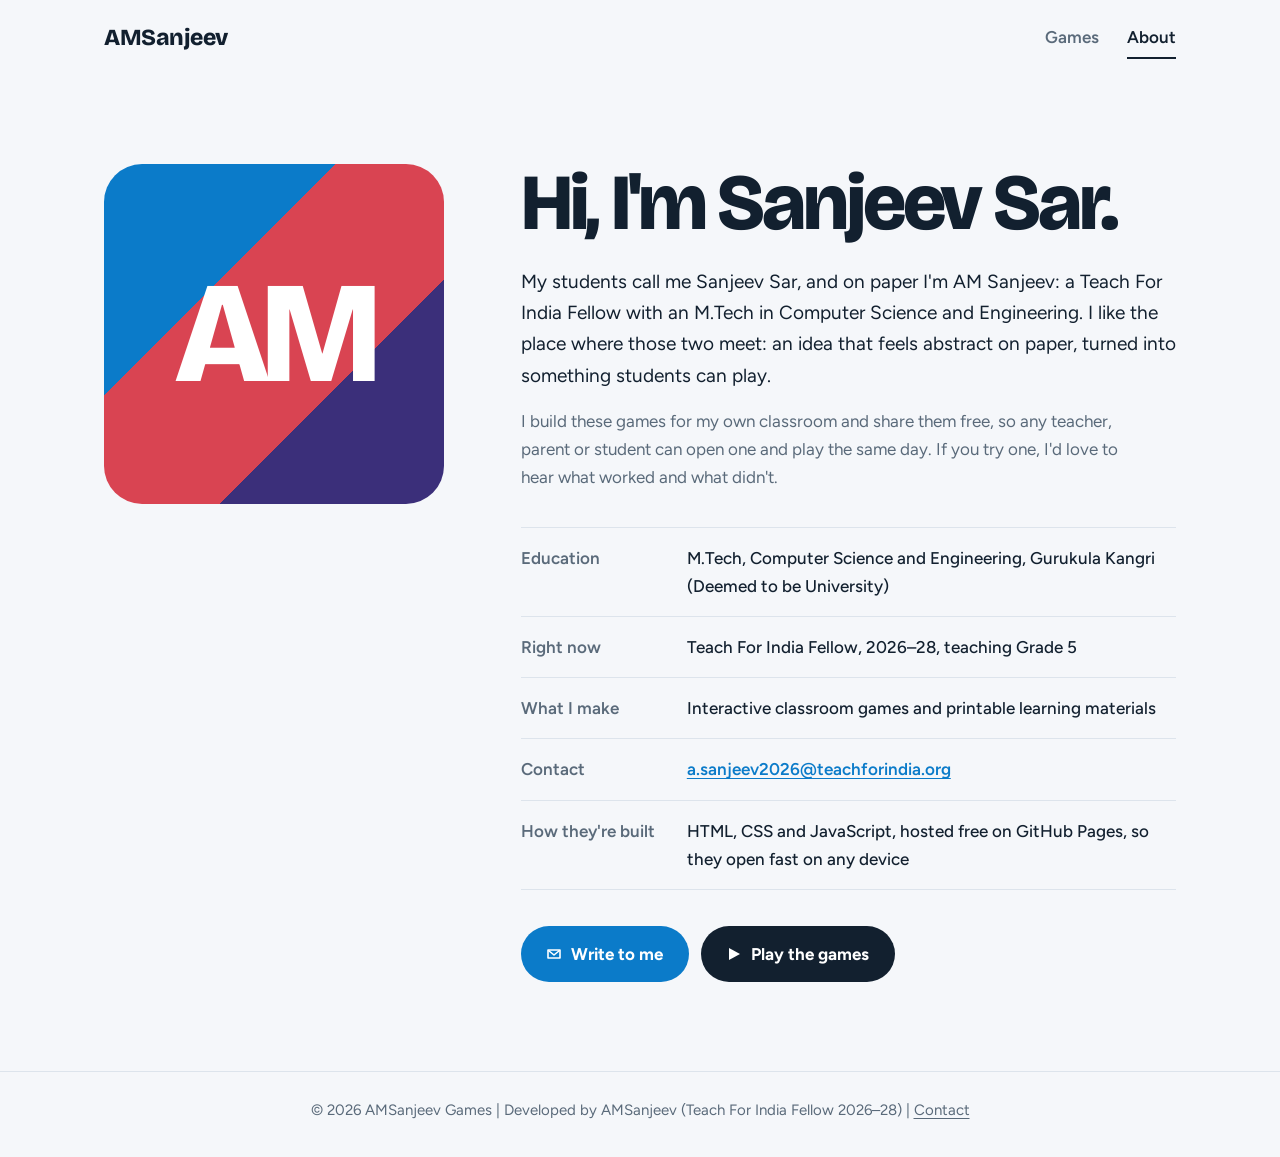
<file: about.html>
<!DOCTYPE html>
<html lang="en">
<head>
<meta charset="UTF-8">
<meta name="viewport" content="width=device-width, initial-scale=1.0">
<title>About Sanjeev Sar | AMSanjeev Games</title>
<meta name="description" content="Sanjeev Sar (AM Sanjeev) is a Teach For India Fellow (2026–28) and M.Tech CSE graduate who builds free interactive classroom games for students of every class and age, from maths to reading fluency.">
<link rel="preconnect" href="https://fonts.googleapis.com">
<link rel="preconnect" href="https://fonts.gstatic.com" crossorigin>
<link href="https://fonts.googleapis.com/css2?family=Bricolage+Grotesque:opsz,wght@12..96,700;12..96,800&family=Figtree:wght@400;500;600;700&display=swap" rel="stylesheet">
<link rel="stylesheet" href="style.css">
</head>
<body>

<header class="site-header">
  <div class="wrap">
    <a class="brand" href="index.html">AMSanjeev</a>
    <nav class="nav" aria-label="Main">
      <a href="index.html">Games</a>
      <a href="about.html" aria-current="page">About</a>
    </nav>
  </div>
</header>

<main>
  <div class="wrap">
    <section class="about">
      <div class="monogram" aria-hidden="true">AM</div>

      <div>
        <h1>Hi, I'm Sanjeev&nbsp;Sar.</h1>
        <p class="intro">My students call me Sanjeev Sar, and on paper I'm AM Sanjeev: a Teach For India Fellow with an M.Tech in Computer Science and Engineering. I like the place where those two meet: an idea that feels abstract on paper, turned into something students can play.</p>
        <p class="intro">I build these games for my own classroom and share them free, so any teacher, parent or student can open one and play the same day. If you try one, I'd love to hear what worked and what didn't.</p>

        <dl class="about-list">
          <div><dt>Education</dt><dd>M.Tech, Computer Science and Engineering, Gurukula Kangri (Deemed to be University)</dd></div>
          <div><dt>Right now</dt><dd>Teach For India Fellow, 2026–28, teaching Grade 5</dd></div>
          <div><dt>What I make</dt><dd>Interactive classroom games and printable learning materials</dd></div>
          <div><dt>Contact</dt><dd><a href="mailto:a.sanjeev2026@teachforindia.org">a.sanjeev2026@teachforindia.org</a></dd></div>
          <div><dt>How they're built</dt><dd>HTML, CSS and JavaScript, hosted free on GitHub Pages, so they open fast on any device</dd></div>
        </dl>

<div class="about-actions">
          <a class="play" href="mailto:a.sanjeev2026@teachforindia.org?subject=About%20AMSanjeev%20Games" style="--accent:#0b7bc9">
            <svg viewBox="0 0 14 14" aria-hidden="true"><path d="M1 3h12v8H1z" fill="none" stroke="currentColor" stroke-width="1.6" stroke-linejoin="round"/><path d="M1.5 3.5L7 8l5.5-4.5" fill="none" stroke="currentColor" stroke-width="1.6" stroke-linejoin="round"/></svg>
            Write to me
          </a>
          <a class="play" href="index.html" style="--accent:#12202f">
          <svg viewBox="0 0 14 14" aria-hidden="true"><path d="M2 1l11 6-11 6z"/></svg>
          Play the games
        </a>
        </div>
      </div>
    </section>
  </div>
</main>

<footer class="site-footer">
  <div class="wrap">
    © 2026 AMSanjeev Games | Developed by AMSanjeev (Teach For India Fellow 2026–28) | <a href="mailto:a.sanjeev2026@teachforindia.org">Contact</a>
  </div>
</footer>

</body>
</html>
</file>
<file: style.css>
/* AMSanjeev Games: shared styles for index.html and about.html */
:root{
  --paper:#f5f7fa; --ink:#12202f; --muted:#5a6a7a; --line:#dde4ec; --white:#fff;
  --blue:#0b7bc9; --red:#d62f2f; --coral:#d94452; --indigo:#3b2f7a; --gold:#ffc83d;
  --display:'Bricolage Grotesque','Segoe UI',system-ui,sans-serif;
  --body:'Figtree','Segoe UI',system-ui,sans-serif;
}
*{box-sizing:border-box;margin:0}
html{scroll-behavior:smooth}
body{font-family:var(--body);background:var(--paper);color:var(--ink);font-size:17px;line-height:1.65;
  -webkit-font-smoothing:antialiased;min-height:100vh;display:flex;flex-direction:column}
main{flex:1}
a{color:inherit}
:focus-visible{outline:3px solid var(--blue);outline-offset:3px;border-radius:6px}
.wrap{max-width:1120px;margin:0 auto;padding:0 24px}

/* header */
.site-header .wrap{display:flex;justify-content:space-between;align-items:center;height:76px}
.brand{font-family:var(--display);font-weight:800;font-size:23px;letter-spacing:-.02em;text-decoration:none}
.nav{display:flex;gap:28px}
.nav a{text-decoration:none;font-weight:600;color:var(--muted);padding:6px 0;border-bottom:2px solid transparent;transition:color .15s}
.nav a:hover{color:var(--ink)}
.nav a[aria-current="page"]{color:var(--ink);border-bottom-color:var(--ink)}

/* hero */
.hero{padding:clamp(36px,7vw,88px) 0 clamp(28px,5vw,56px)}
.hero h1{font-family:var(--display);font-weight:800;font-size:clamp(48px,10.5vw,136px);line-height:.94;letter-spacing:-.045em;max-width:9ch}
.hero p{margin-top:26px;max-width:46ch;font-size:clamp(18px,2vw,22px);color:var(--muted)}


/* hero: boy and girl passing a football */
.buddies{margin-top:40px;max-width:920px}
.buddies svg{width:100%;height:auto;display:block;overflow:visible}
.ball-x{animation:passX 1.8s linear infinite alternate}
.ball-y{animation:passY 1.8s infinite}
.ball-spin{transform-box:fill-box;transform-origin:center;animation:spin .9s linear infinite}
@keyframes passX{from{transform:translateX(0)}to{transform:translateX(520px)}}
@keyframes passY{0%{transform:translateY(0);animation-timing-function:cubic-bezier(.2,.6,.4,1)}50%{transform:translateY(-92px);animation-timing-function:cubic-bezier(.6,0,.8,.4)}100%{transform:translateY(0)}}
@keyframes spin{to{transform:rotate(360deg)}}

/* featured game */
.feature{display:grid;grid-template-columns:1.25fr 1fr;gap:clamp(24px,4.5vw,64px);align-items:center;margin:clamp(24px,4vw,48px) 0 clamp(64px,9vw,112px)}
.feature.flip{grid-template-columns:1fr 1.25fr}
.feature.flip .art{order:2}
.art{display:block;border-radius:28px;overflow:hidden;line-height:0;transition:transform .25s ease,box-shadow .25s ease}
.art svg{width:100%;height:auto;display:block}
.art:hover{transform:translateY(-4px);box-shadow:0 26px 50px -26px rgba(18,32,47,.4)}
.tag{display:inline-block;font-weight:700;font-size:14px;line-height:1;padding:7px 13px;border-radius:999px;background:var(--ink);color:var(--white);margin-bottom:16px}
.tag.soft{background:var(--white);color:var(--ink);border:1.5px solid var(--line)}
.copy h2{font-family:var(--display);font-weight:800;font-size:clamp(36px,4.6vw,60px);line-height:1;letter-spacing:-.035em}
.copy h3{font-family:var(--display);font-weight:800;font-size:clamp(28px,3.2vw,38px);line-height:1.05;letter-spacing:-.03em}
.lede{font-weight:600;font-size:20px;margin:12px 0 12px}
.body{color:var(--muted);max-width:54ch}
.facts{list-style:none;padding:0;margin:22px 0 28px;display:flex;flex-wrap:wrap;gap:8px}
.facts li{font-size:14px;font-weight:600;padding:5px 12px;border:1.5px solid var(--line);border-radius:999px;background:var(--white)}
.play{display:inline-flex;align-items:center;gap:10px;background:var(--accent,var(--ink));color:var(--white);font-weight:700;
  padding:14px 26px;border-radius:999px;text-decoration:none;transition:transform .15s,box-shadow .15s}
.play:hover{transform:translateY(-2px);box-shadow:0 12px 26px -12px var(--accent,var(--ink))}
.play svg{width:14px;height:14px;fill:currentColor}

/* subject sections */
.subjects{display:flex;flex-wrap:wrap;gap:10px;margin-top:28px}
.subjects a{text-decoration:none;font-weight:700;padding:9px 20px;border-radius:999px;background:var(--white);border:1.5px solid var(--line);transition:border-color .15s,transform .15s}
.subjects a:hover{border-color:var(--ink);transform:translateY(-1px)}
.subjects a.later{color:var(--muted)}
.subjects a.later::after{content:"soon";margin-left:8px;font-size:12px;font-weight:600;padding:2px 8px;border-radius:999px;background:var(--paper);border:1px solid var(--line)}
.subject{margin-top:clamp(44px,7vw,88px);scroll-margin-top:12px}
.subject-head{display:flex;align-items:baseline;gap:6px 22px;flex-wrap:wrap;padding-bottom:16px;border-bottom:2.5px solid var(--ink);margin-bottom:clamp(28px,4vw,48px)}
.subject-head h2{font-family:var(--display);font-weight:800;font-size:clamp(38px,6vw,72px);letter-spacing:-.04em;line-height:1}
.subject-head p{color:var(--muted);max-width:52ch}
.soon{border:2px dashed #c3cedb;border-radius:28px;padding:clamp(36px,6vw,64px) 24px;text-align:center;background:rgba(255,255,255,.55)}
.soon p{font-family:var(--display);font-weight:800;font-size:clamp(24px,3vw,34px);letter-spacing:-.02em}
.soon span{display:block;margin-top:6px;color:var(--muted)}

/* roman pair */
.series{display:flex;align-items:baseline;gap:8px 20px;flex-wrap:wrap;margin-bottom:28px}
.series h2,.series h3{font-family:var(--display);font-weight:800;font-size:clamp(30px,3.6vw,44px);letter-spacing:-.03em;line-height:1.1}
.series p{color:var(--muted)}
.pair{display:grid;grid-template-columns:1fr 1fr;gap:clamp(24px,4vw,56px);margin-bottom:clamp(64px,9vw,104px)}
.pair .game{display:flex;flex-direction:column;gap:24px}
.pair .copy{display:flex;flex-direction:column;align-items:flex-start}
.pair .facts{margin-top:18px}

/* how to use strip */
.use{border-top:1.5px solid var(--line);padding:38px 0;display:grid;grid-template-columns:repeat(3,1fr);gap:24px}
.use p{font-weight:700}
.use span{display:block;font-weight:400;color:var(--muted)}

/* about */
.about{display:grid;grid-template-columns:minmax(200px,340px) 1fr;gap:clamp(32px,6vw,88px);padding:clamp(32px,7vw,88px) 0 clamp(48px,7vw,96px);align-items:start}
.monogram{aspect-ratio:1;border-radius:38px;display:grid;place-items:center;color:var(--white);
  font-family:var(--display);font-weight:800;font-size:clamp(72px,12vw,144px);letter-spacing:-.05em;
  background:linear-gradient(135deg,var(--blue) 0 34%,var(--coral) 34% 67%,var(--indigo) 67%)}
.about h1{font-family:var(--display);font-weight:800;font-size:clamp(40px,6.2vw,80px);line-height:.98;letter-spacing:-.04em}
.about .intro{margin-top:24px;max-width:56ch;font-size:19px}
.about .intro + .intro{margin-top:16px;color:var(--muted);font-size:17px}
.about-list{margin-top:36px;border-top:1.5px solid var(--line)}
.about-list div{display:grid;grid-template-columns:150px 1fr;gap:16px;padding:16px 0;border-bottom:1.5px solid var(--line)}
.about-list dt{color:var(--muted);font-weight:600}
.about-list dd{font-weight:500}
.about-actions{display:flex;flex-wrap:wrap;gap:12px;margin-top:36px}
.about .play{margin-top:0}
.about-list dd a{color:var(--blue);font-weight:600;text-underline-offset:3px}

/* footer */
.site-footer a{color:inherit;text-underline-offset:3px}
.site-footer a:hover{color:var(--ink)}
.site-footer{border-top:1.5px solid var(--line);padding:26px 0 34px;color:var(--muted);font-size:15px;text-align:center}

@media (max-width:820px){
  .feature,.feature.flip,.pair,.about{grid-template-columns:1fr}
  .feature.flip .art{order:0}
    .use{grid-template-columns:1fr;gap:16px}
  .monogram{max-width:220px;border-radius:30px}
  .about-list div{grid-template-columns:1fr;gap:2px}
}
@media (prefers-reduced-motion:reduce){
  .ball-x,.ball-y,.ball-spin{animation:none}
  .ball-x{transform:translateX(260px)}
  .ball-y{transform:translateY(-60px)}
      .art,.play,.subjects a{transition:none}
  .art:hover,.play:hover,.subjects a:hover{transform:none}
  html{scroll-behavior:auto}
}
</file>
